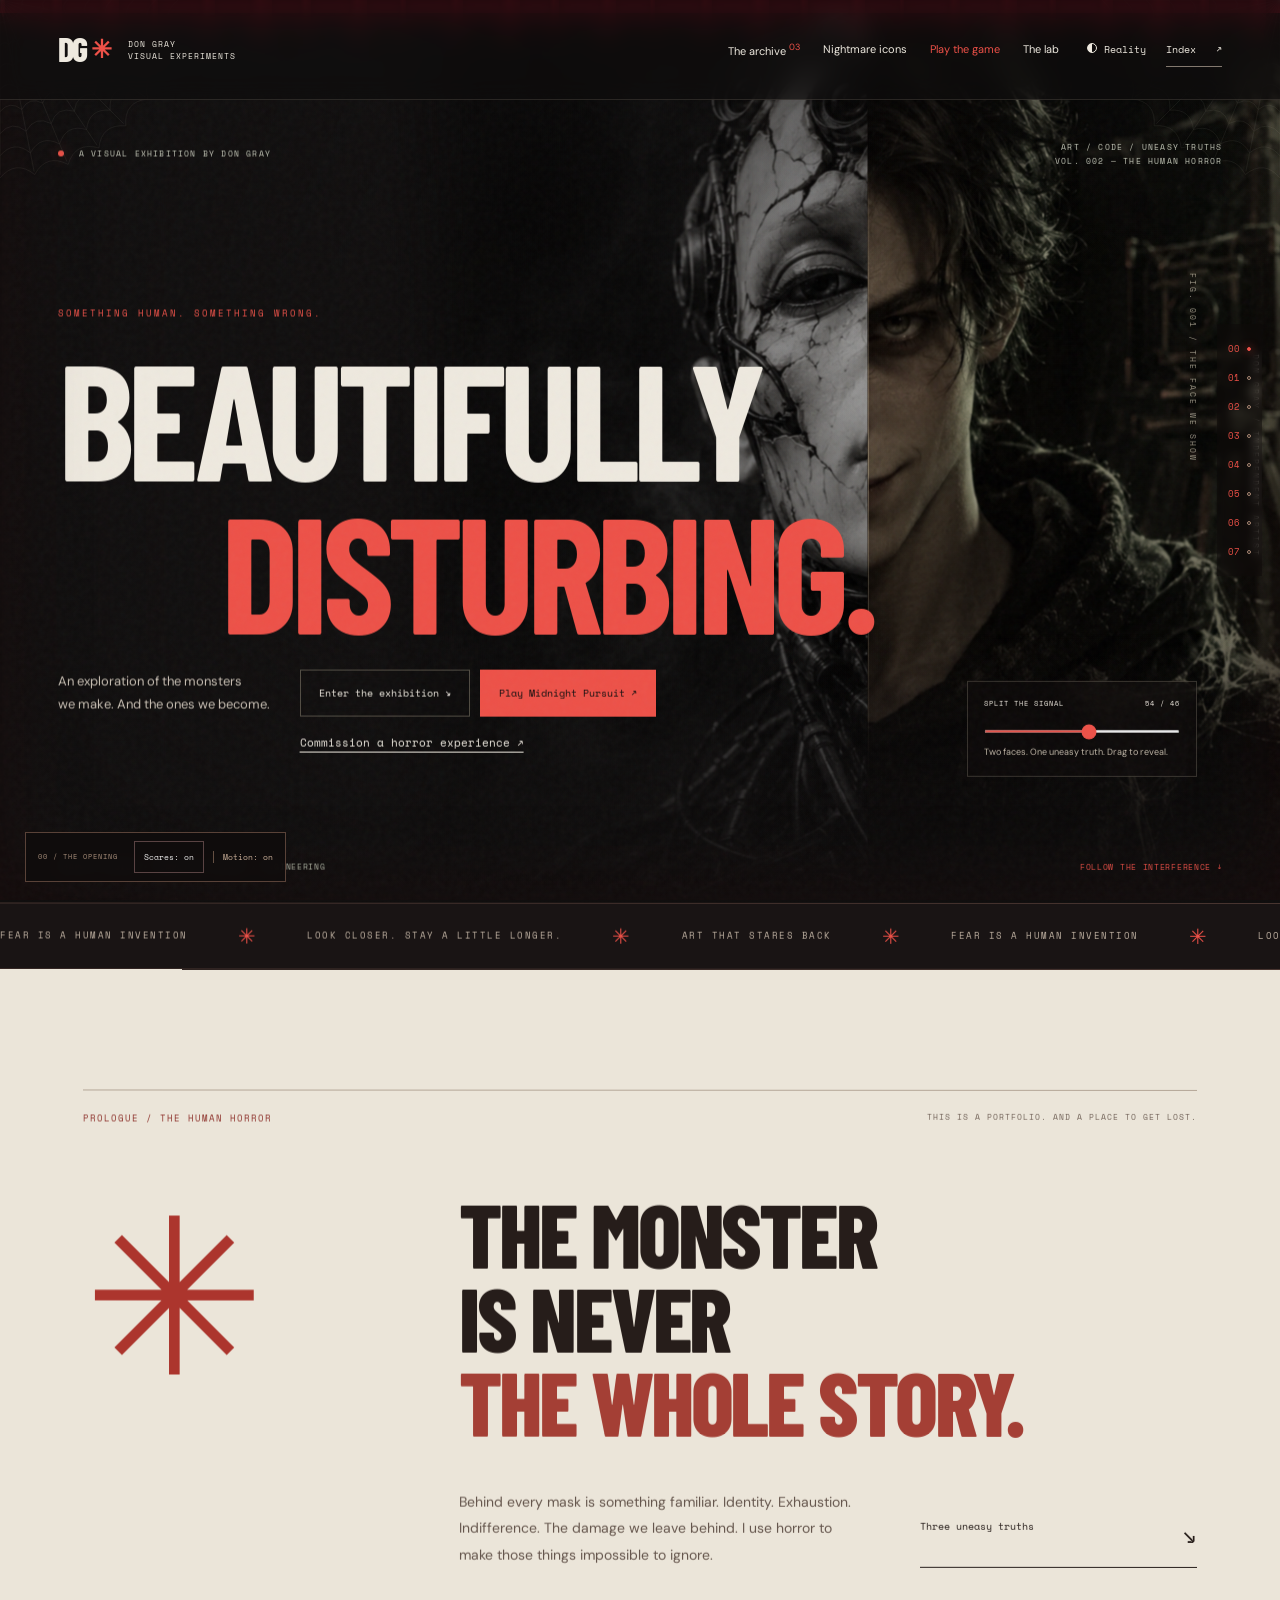
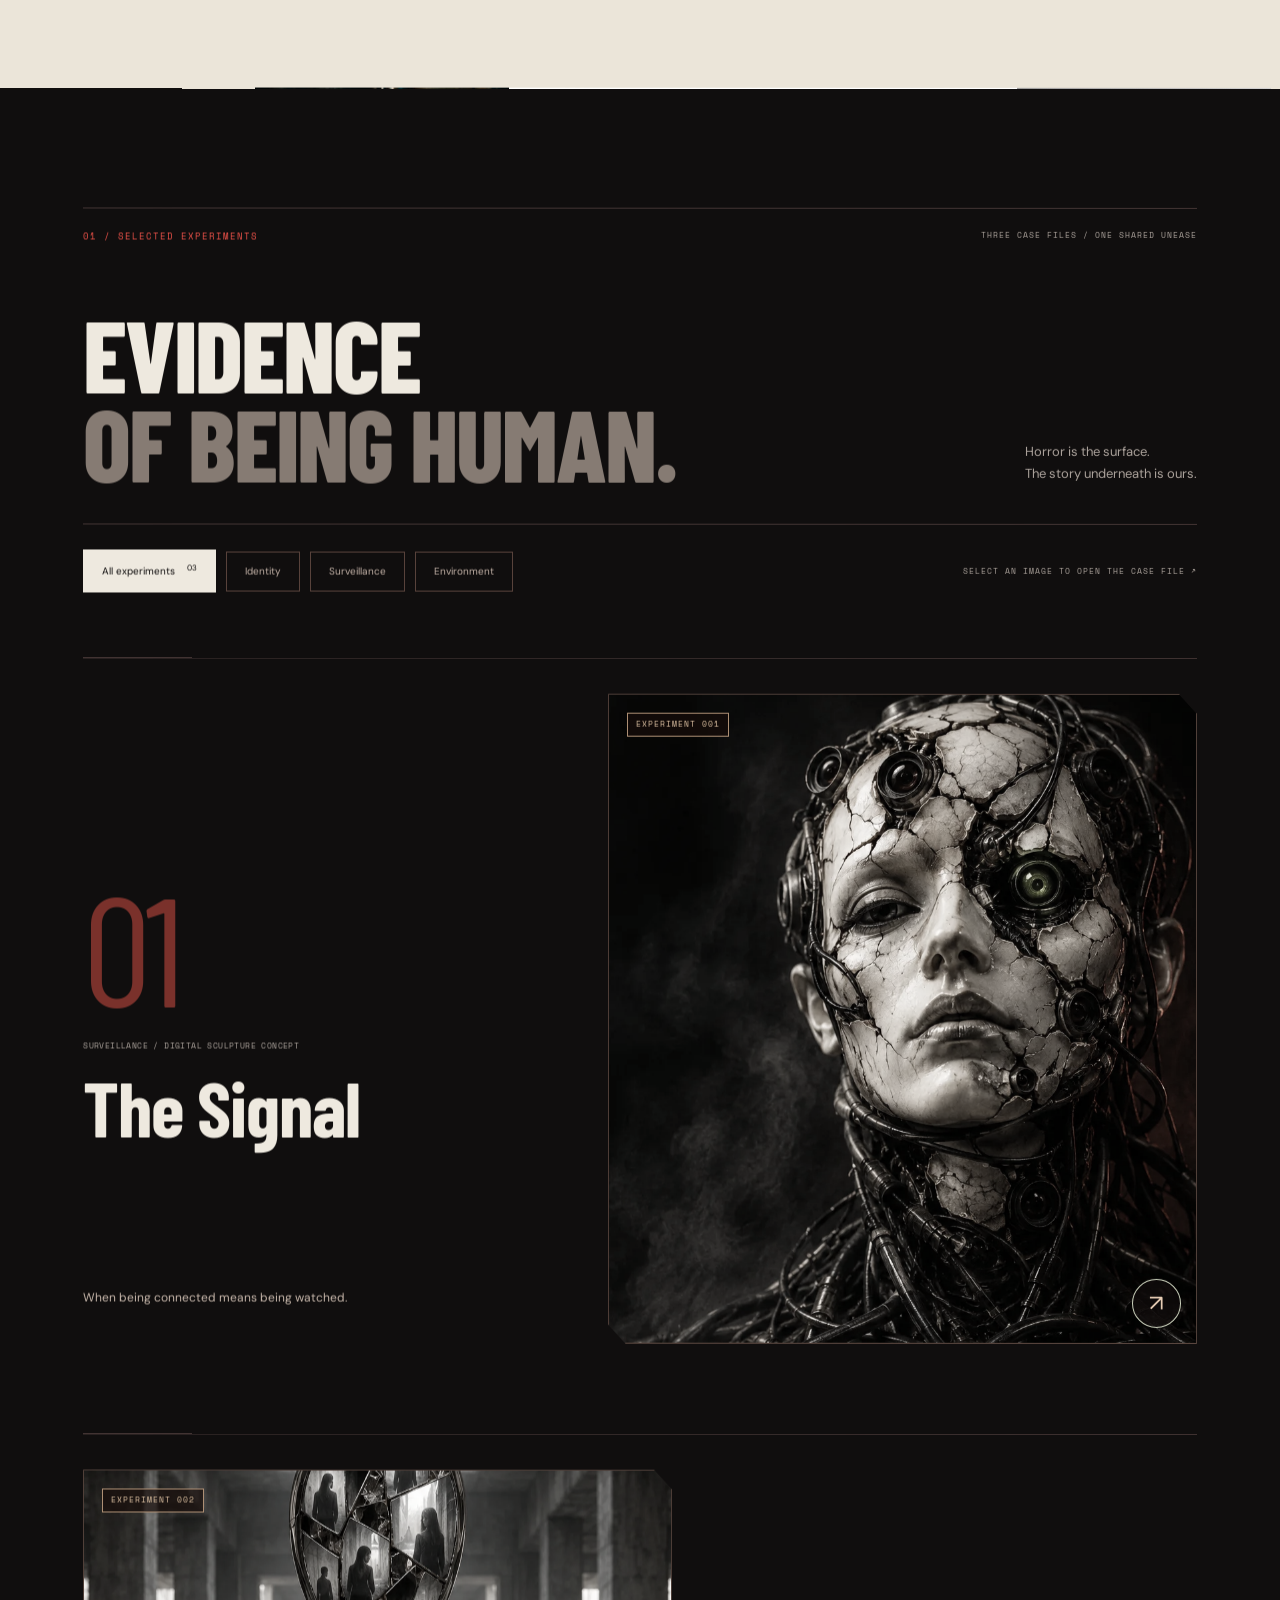
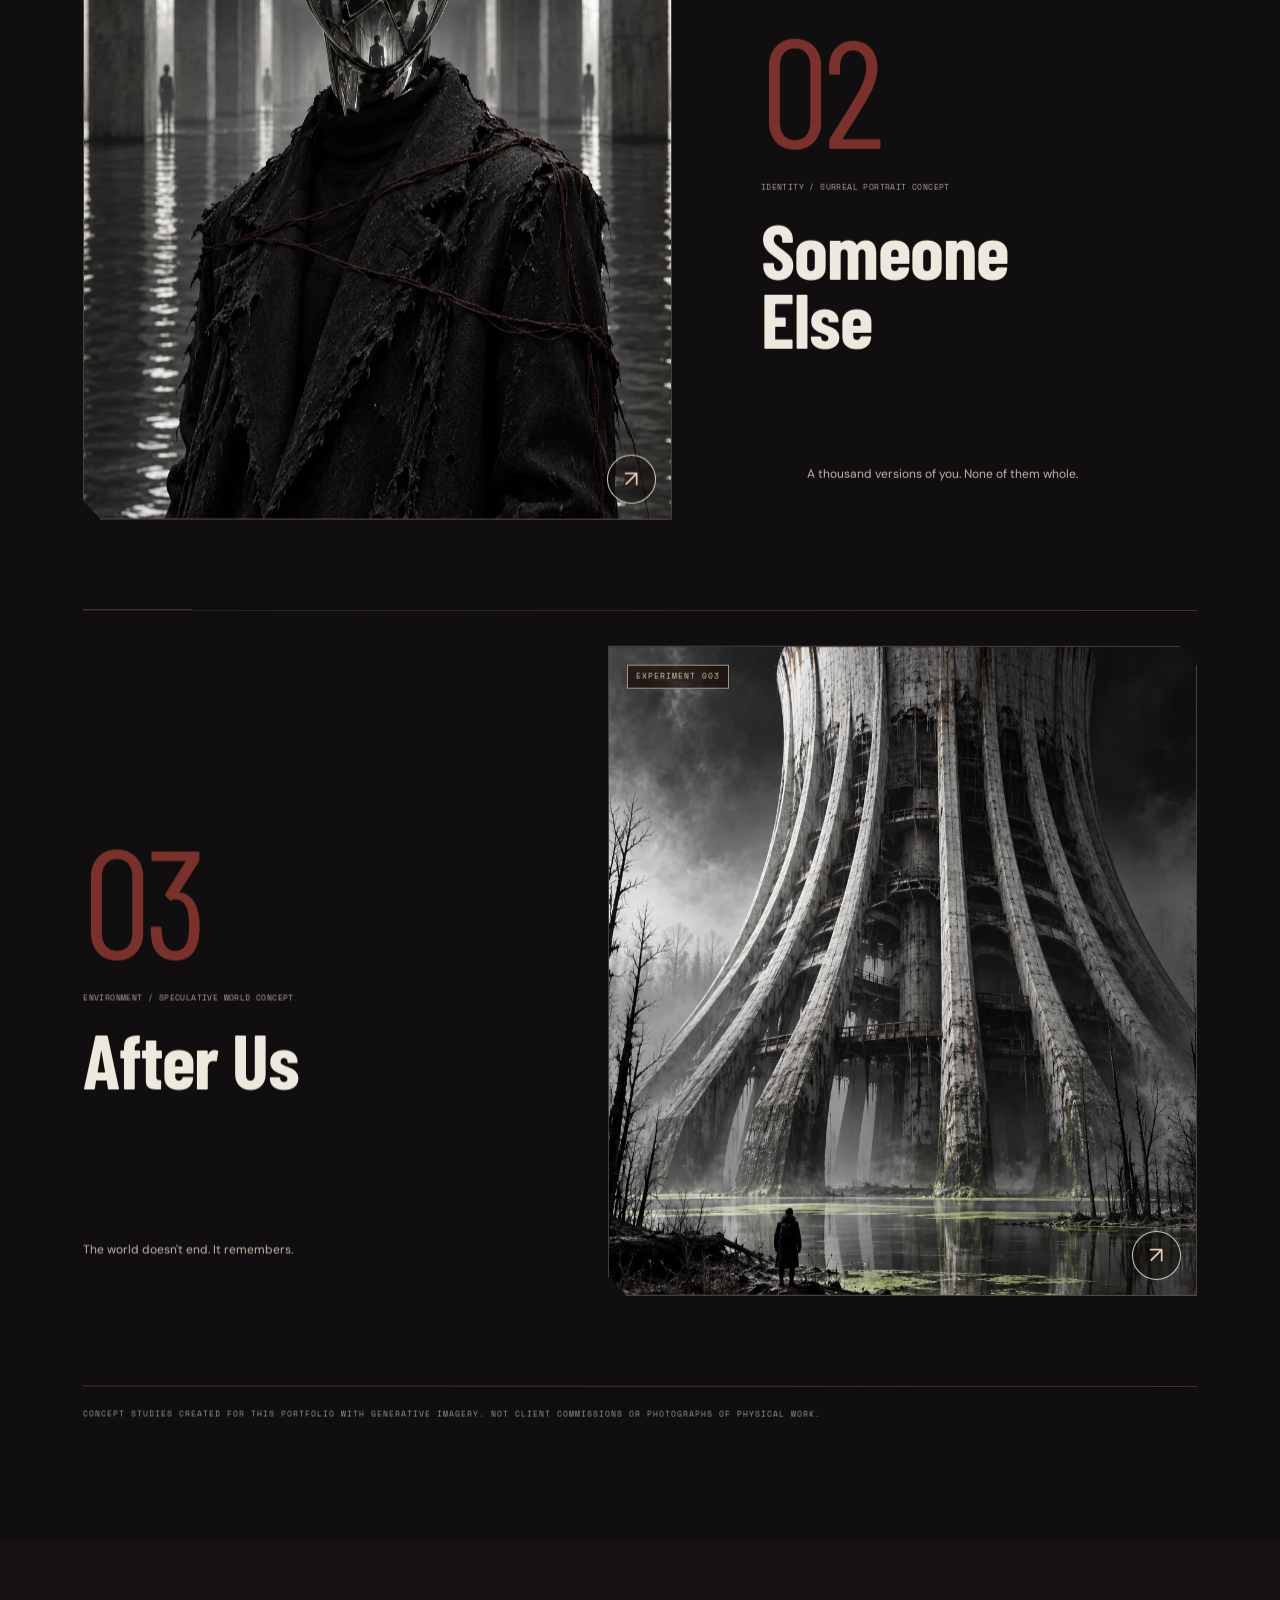
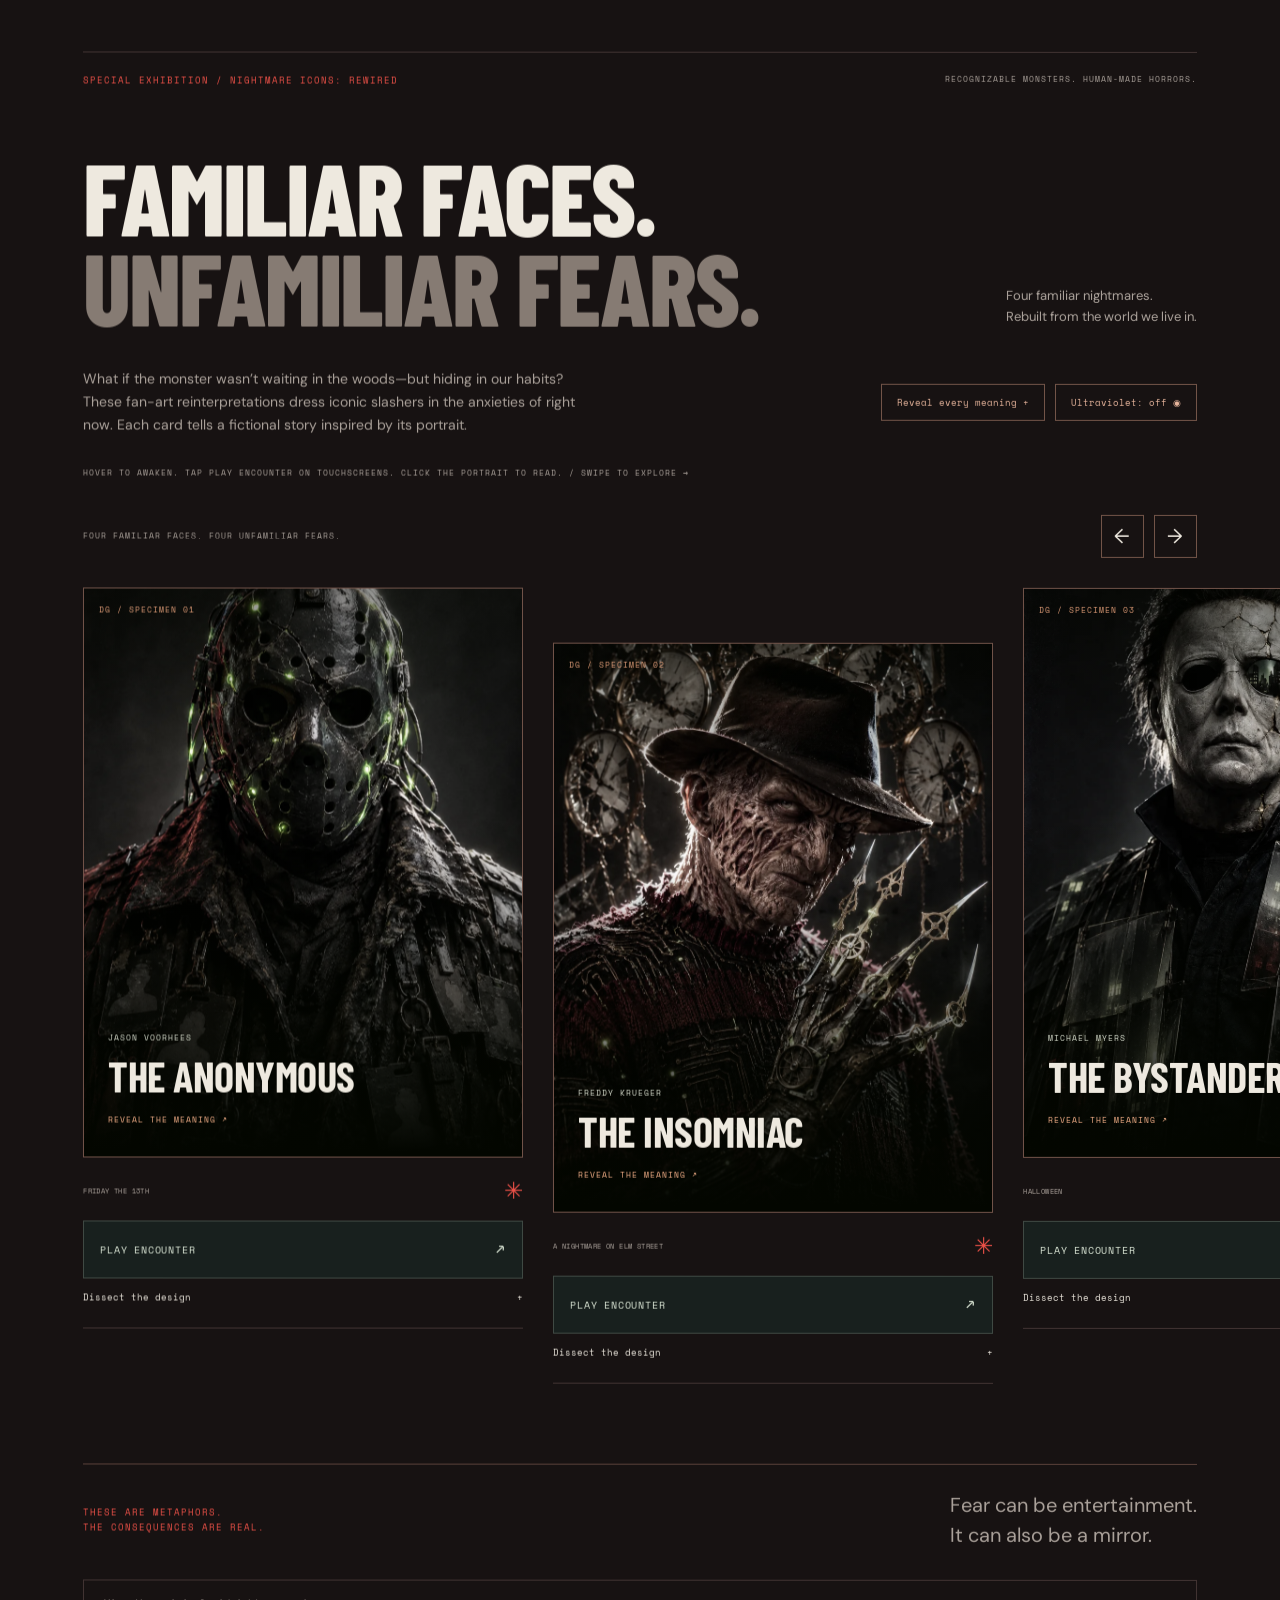
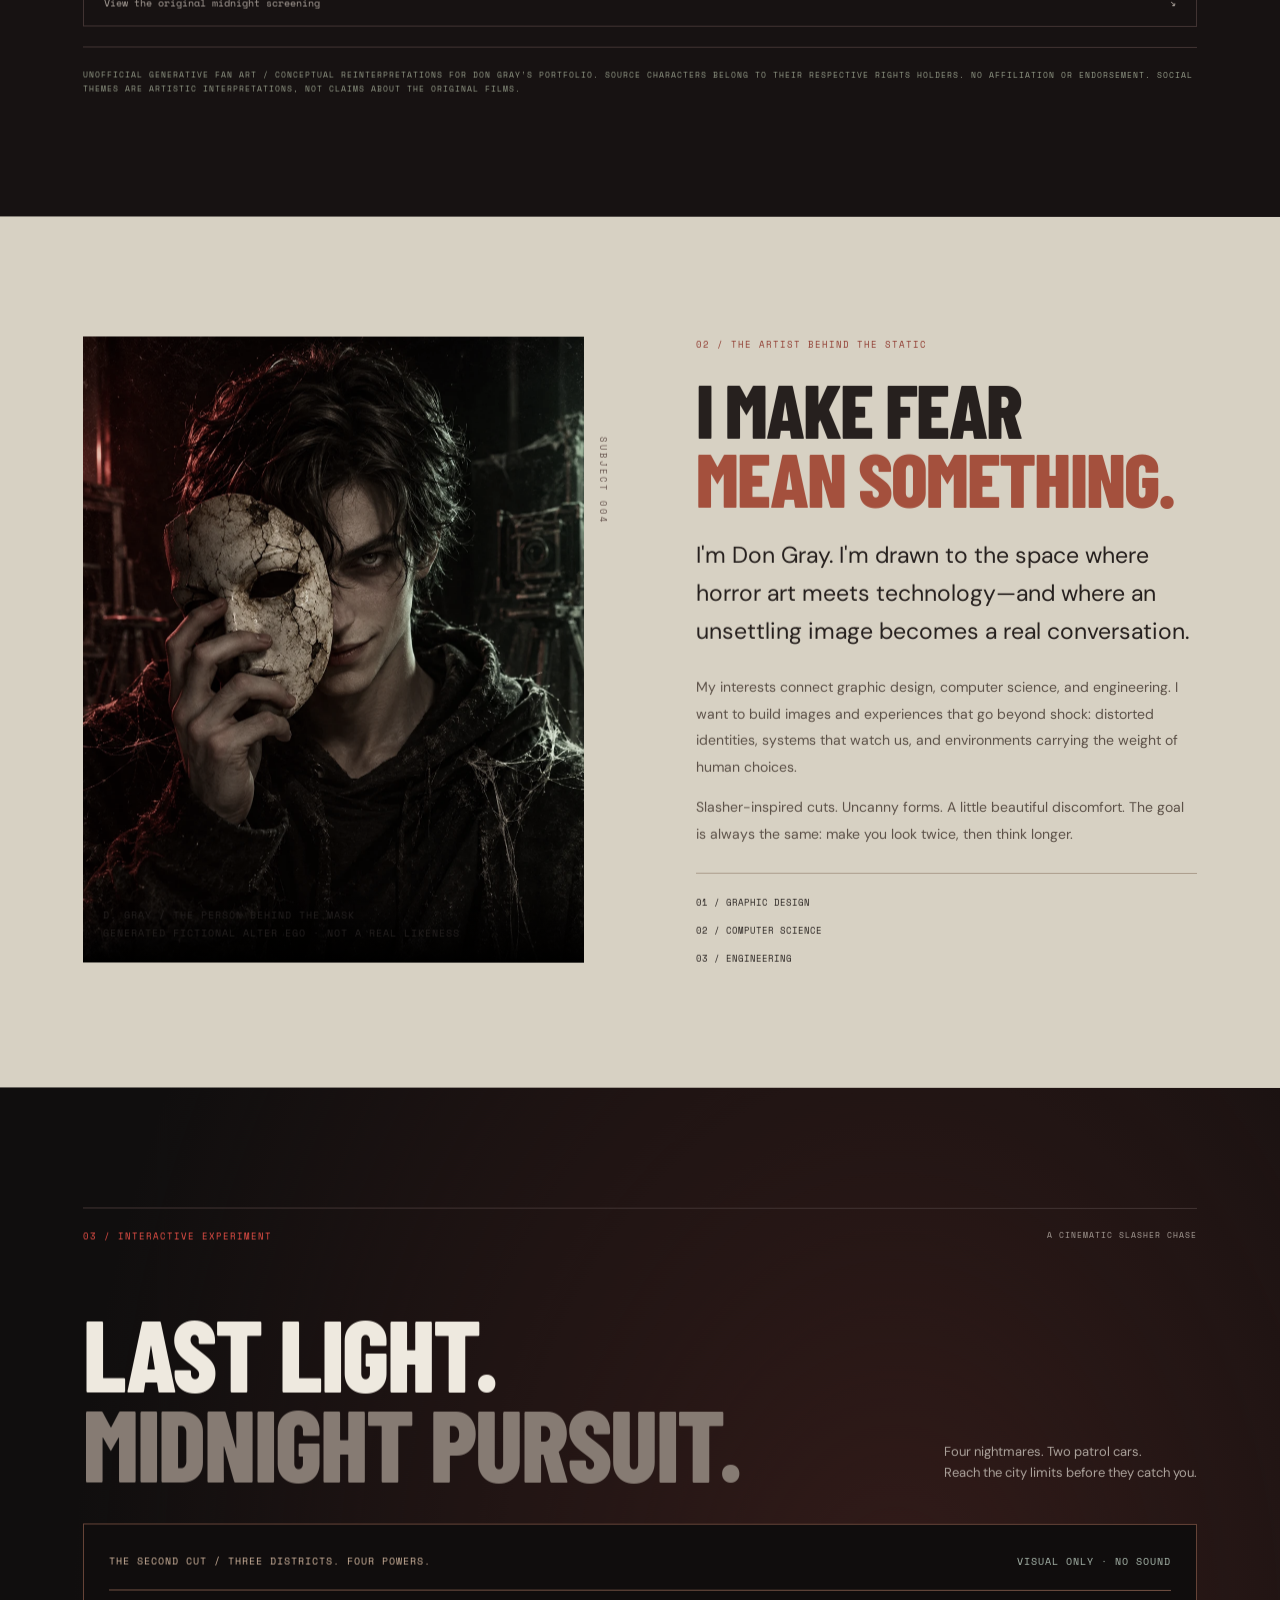
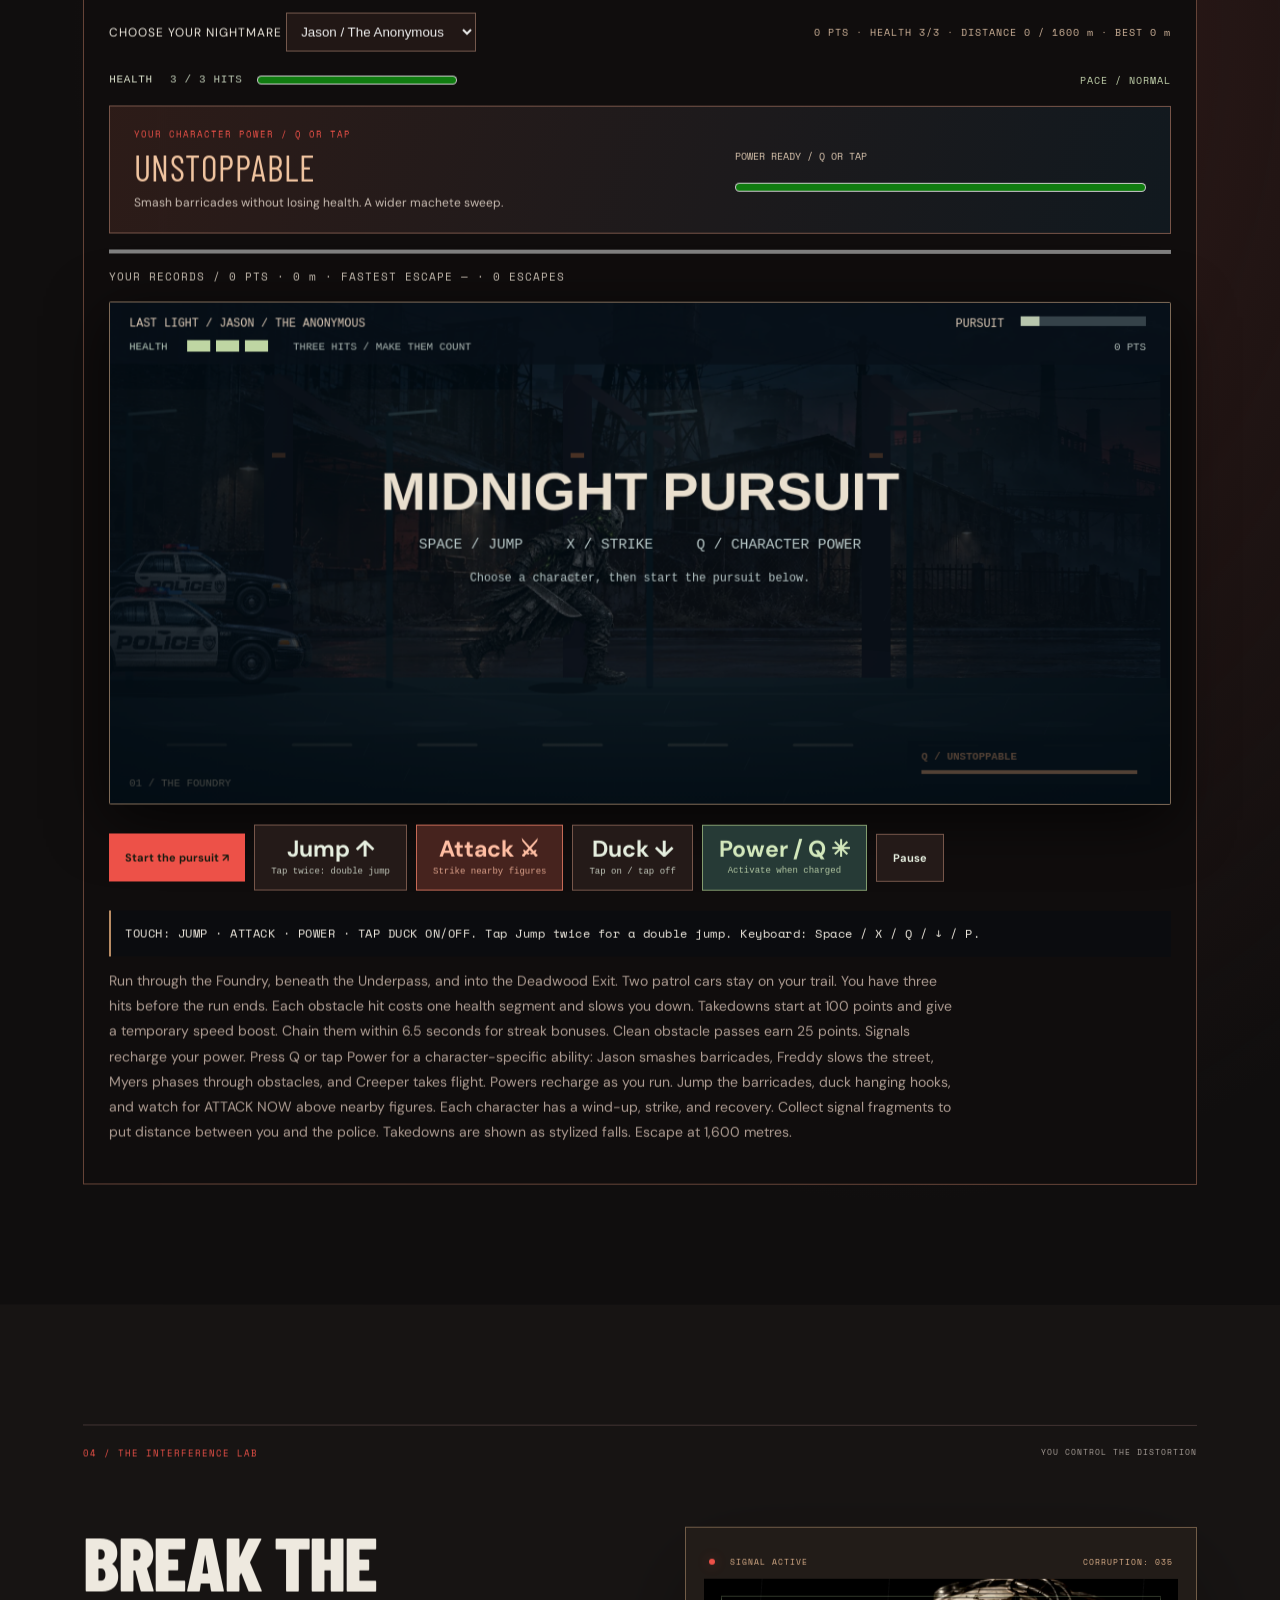
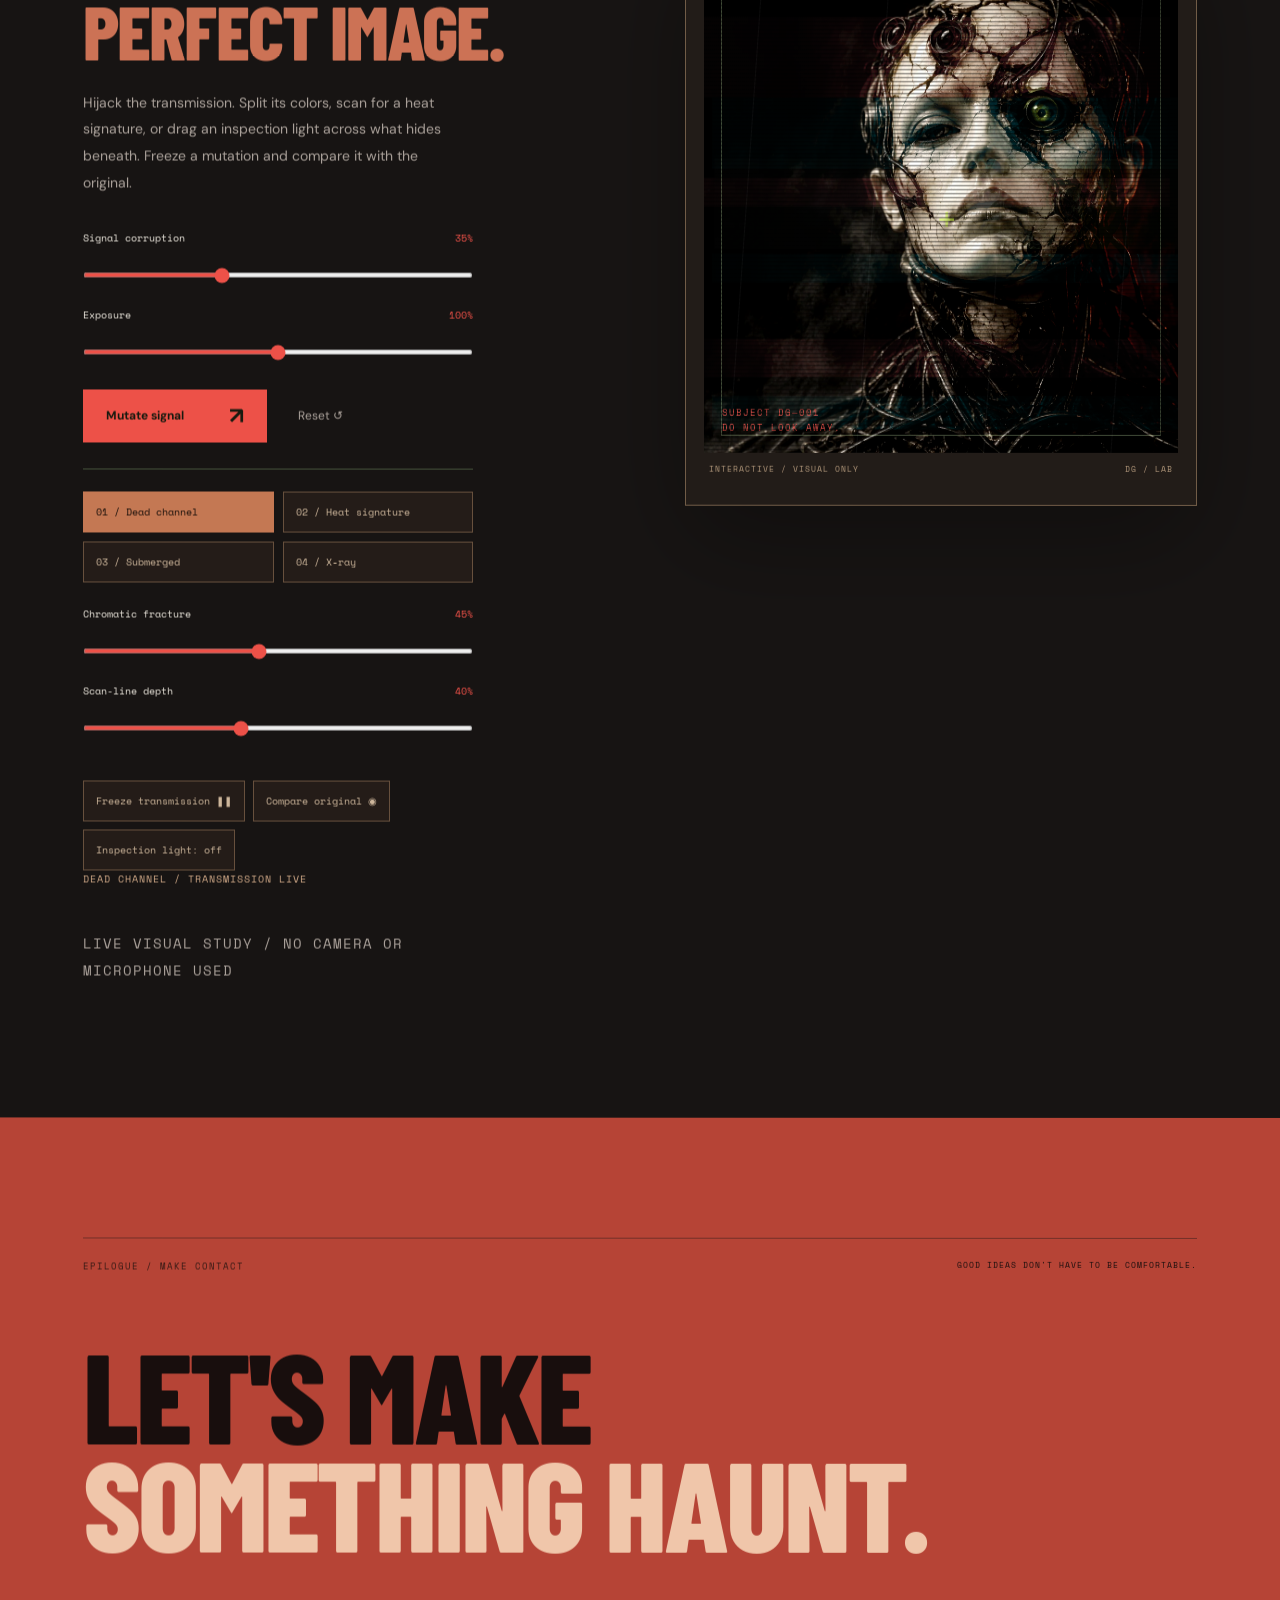
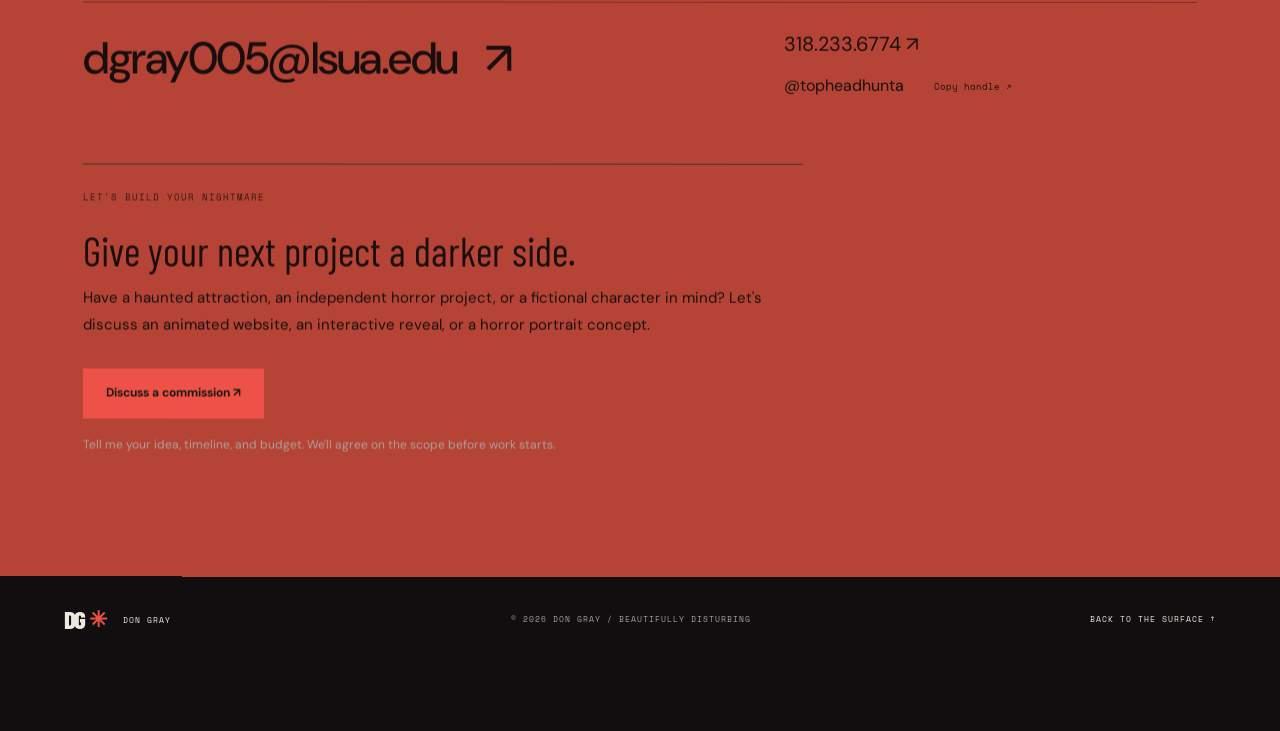
<file: index.html>
<!doctype html>
<html lang="en">
<head>
<meta charset="utf-8"><meta name="viewport" content="width=device-width,initial-scale=1">
<meta name="description" content="Don Gray — horror art, digital experimentation, and uncomfortable truths. Explore a conceptual portfolio at the intersection of graphic design, computer science, and engineering.">
<meta name="theme-color" content="#100e0e"><title>Don Gray — The Human Horror / Visual Exhibition</title>
<link rel="icon" href="assets/icon.svg" type="image/svg+xml"><link rel="stylesheet" href="styles.css"><script src="script.js" defer></script><link rel="stylesheet" href="haunt.css"><script src="scare-scenes.js" defer></script><link rel="stylesheet" href="cinematic-scares.css"><script src="cinematic-scares.js" defer></script><link rel="stylesheet" href="action-scares.css"><script src="action-atlas.js" defer></script><script src="action-timelines.js" defer></script><script src="action-scares.js" defer></script><script src="haunt.js" defer></script><link rel="stylesheet" href="pursuit.css"><script src="pursuit-atlas.js" defer></script><script src="pursuit.js" defer></script><link rel="stylesheet" href="lab-effects.css"><script src="lab-effects.js" defer></script><link rel="stylesheet" href="scroll-haunt.css"><script src="scroll-haunt.js" defer></script>
<link rel="stylesheet" href="exhibition.css"><script src="exhibition.js" defer></script>
<link rel="preload" as="image" href="assets/action-jason.webp"><link rel="preload" as="image" href="assets/action-freddy.webp"><link rel="preload" as="image" href="assets/action-myers.webp"><link rel="preload" as="image" href="assets/action-creeper.webp"><link rel="preload" as="image" href="assets/action-environments.webp"><link rel="preload" as="image" href="assets/action-lower-bodies.webp"><meta property="og:type" content="website"><meta property="og:title" content="Don Gray — Enter the Human Horror"><meta property="og:description" content="Explore the exhibition. Survive Midnight Pursuit. Make something haunt."><meta property="og:url" content="https://tallnakeddzebra.uk/"><meta property="og:image" content="https://tallnakeddzebra.uk/assets/artist-alter-ego.webp"><meta name="twitter:card" content="summary_large_image">
<link rel="stylesheet" href="next-chapter.css"><script src="pursuit-records.js" defer></script><script src="next-chapter.js" defer></script></head>
<body><div id="screen-haunt" aria-hidden="true"></div>
<a class="skip" href="#main">Skip to content</a>
<div class="exhibition-progress" aria-hidden="true"><i></i></div><header><a class="brand" href="#home" aria-label="Don Gray home">DG<span class="brand-cross">✳</span><small>DON GRAY<br>VISUAL EXPERIMENTS</small></a><nav aria-label="Main navigation"><a href="#work">The archive <span>03</span></a><a href="#icons">Nightmare icons</a><a href="#about">The artist</a><a href="#projects">Play the game</a><a href="#lab">The lab</a><a class="nav-contact" href="#contact">Make contact ↗</a></nav><div class="exhibition-header-tools"><button id="perception-toggle" aria-pressed="false" title="Change the exhibition’s visual perception"><span class="perception-dot" aria-hidden="true"></span><span id="perception-label">Reality</span></button><button id="index-open" aria-haspopup="dialog">Index <span>↗</span></button></div><button class="menu" aria-expanded="false" aria-controls="mobile-nav">Menu +</button></header>
<div id="mobile-nav" hidden><a href="#work">The archive</a><a href="#icons">Nightmare icons</a><a href="#about">The artist</a><a href="#projects">Play the game</a><a href="#lab">The lab</a><a href="#contact">Make contact</a></div>
<main id="main">
<section class="hero" id="home" aria-labelledby="exhibition-title">
<div class="hero-reveal-stage"><img class="hero-image" src="assets/signal.webp" alt="A fractured porcelain face watched by a single green lens" fetchpriority="high"><div class="hero-other"><img src="assets/artist-alter-ego.webp" alt="A fictional artist behind a broken mask, revealed by splitting the signal"></div><div class="hero-light" aria-hidden="true"></div><div class="hero-split-line" aria-hidden="true"></div><span class="hero-subject mono">FIG. 001 / THE FACE WE SHOW</span></div><div class="hero-shade"></div>
<div class="hero-top mono"><span><i class="dot"></i> A VISUAL EXHIBITION BY DON GRAY</span><span>ART / CODE / UNEASY TRUTHS<br>VOL. 002 — THE HUMAN HORROR</span></div>
<div class="hero-copy"><p class="eyebrow">SOMETHING HUMAN. SOMETHING WRONG.</p><h1 id="exhibition-title"><span class="title-mask"><span>BEAUTIFULLY</span></span><em class="title-mask"><span>DISTURBING.</span></em></h1><div class="hero-intro-row"><p class="intro">An exploration of the monsters<br>we make. And the ones we become.</p><div class="entry-paths"><a class="button acid" href="#manifesto">Enter the exhibition ↘</a><a class="button entry-play" href="#projects">Play Midnight Pursuit ↗</a><a class="entry-commission" href="#contact">Commission a horror experience ↗</a></div></div></div>
<div class="exposure-console"><div class="mono"><span>SPLIT THE SIGNAL</span><output id="hero-split-value">54 / 46</output></div><label class="sr-only" for="hero-split">Reveal the hidden artist portrait</label><input id="hero-split" type="range" min="0" max="100" value="54"><p>Two faces. One uneasy truth. Drag to reveal.</p></div>
<div class="hero-bottom mono"><span>GRAPHIC DESIGN × COMPUTER SCIENCE × ENGINEERING</span><a href="#manifesto">FOLLOW THE INTERFERENCE ↓</a></div><span class="hero-vertical mono" aria-hidden="true">DON GRAY / INDEPENDENT ARTIST</span>
</section>
<div class="ticker" aria-hidden="true"><div class="ticker-track"><span>FEAR IS A HUMAN INVENTION</span><b>✳</b><span>LOOK CLOSER. STAY A LITTLE LONGER.</span><b>✳</b><span>ART THAT STARES BACK</span><b>✳</b><span>FEAR IS A HUMAN INVENTION</span><b>✳</b><span>LOOK CLOSER. STAY A LITTLE LONGER.</span><b>✳</b><span>ART THAT STARES BACK</span><b>✳</b></div></div>
<section class="manifesto section" id="manifesto" aria-labelledby="manifesto-title"><div class="section-top"><p class="eyebrow">PROLOGUE / THE HUMAN HORROR</p><span class="mono muted">THIS IS A PORTFOLIO. AND A PLACE TO GET LOST.</span></div><div class="manifesto-grid"><span class="manifesto-symbol" aria-hidden="true">✳</span><div><h2 id="manifesto-title" class="reveal-block">THE MONSTER<br>IS NEVER<br><em>THE WHOLE STORY.</em></h2><div class="manifesto-bottom"><p>Behind every mask is something familiar. Identity. Exhaustion. Indifference. The damage we leave behind. I use horror to make those things impossible to ignore.</p><a href="#work" class="text-link">Three uneasy truths <span>↘</span></a></div></div></div></section>
<section class="archive section" id="work"><div class="section-top"><p class="eyebrow">01 / SELECTED EXPERIMENTS</p><span class="mono muted">THREE CASE FILES / ONE SHARED UNEASE</span></div><div class="title-row"><h2>EVIDENCE<br><span>OF BEING HUMAN.</span></h2><p>Horror is the surface.<br>The story underneath is ours.</p></div><div class="filter-row" role="group" aria-label="Filter artwork"><button class="filter active" data-filter="all" aria-pressed="true">All experiments <sup>03</sup></button><button class="filter" data-filter="identity" aria-pressed="false">Identity</button><button class="filter" data-filter="surveillance" aria-pressed="false">Surveillance</button><button class="filter" data-filter="environment" aria-pressed="false">Environment</button><span class="mono archive-hint">SELECT AN IMAGE TO OPEN THE CASE FILE ↗</span></div><p id="filter-status" class="sr-only" aria-live="polite">Showing all 3 artworks.</p>
<div class="gallery exhibition-cases">
<article class="art-card" data-category="surveillance"><button class="art-open" data-art="0" aria-label="Open The Signal case file"><div class="art-image"><img src="assets/signal.webp" alt="Porcelain head fractured by black surveillance cables" loading="lazy"><span class="image-tag mono">EXPERIMENT 001</span><span class="open-icon">↗</span><div class="hover-label">OPEN CASE FILE</div></div><div class="art-info"><div><p class="eyebrow">SURVEILLANCE / DIGITAL SCULPTURE CONCEPT</p><h3>The Signal</h3></div><span class="art-no">01</span></div></button><p class="art-desc">When being connected means being watched.</p></article>
<article class="art-card" data-category="identity"><button class="art-open" data-art="1" aria-label="Open Someone Else case file"><div class="art-image"><img src="assets/identity.webp" alt="A faceless figure with a fractured mirror face in a flooded concrete corridor" loading="lazy"><span class="image-tag mono">EXPERIMENT 002</span><span class="open-icon">↗</span><div class="hover-label">OPEN CASE FILE</div></div><div class="art-info"><div><p class="eyebrow">IDENTITY / SURREAL PORTRAIT CONCEPT</p><h3>Someone Else</h3></div><span class="art-no">02</span></div></button><p class="art-desc">A thousand versions of you. None of them whole.</p></article>
<article class="art-card" data-category="environment"><button class="art-open" data-art="2" aria-label="Open After Us case file"><div class="art-image"><img src="assets/aftermath.webp" alt="A ribcage-like industrial ruin emerging from dark water beneath a foggy sky" loading="lazy"><span class="image-tag mono">EXPERIMENT 003</span><span class="open-icon">↗</span><div class="hover-label">OPEN CASE FILE</div></div><div class="art-info"><div><p class="eyebrow">ENVIRONMENT / SPECULATIVE WORLD CONCEPT</p><h3>After Us</h3></div><span class="art-no">03</span></div></button><p class="art-desc">The world doesn't end. It remembers.</p></article>
</div><p class="collection-note mono">CONCEPT STUDIES CREATED FOR THIS PORTFOLIO WITH GENERATIVE IMAGERY. NOT CLIENT COMMISSIONS OR PHOTOGRAPHS OF PHYSICAL WORK.</p></section>
<section class="icons section rewired" id="icons"><div class="section-top"><p class="eyebrow">SPECIAL EXHIBITION / NIGHTMARE ICONS: REWIRED</p><span class="mono muted">RECOGNIZABLE MONSTERS. HUMAN-MADE HORRORS.</span></div><div class="title-row"><h2>FAMILIAR FACES.<br><span>UNFAMILIAR FEARS.</span></h2><p>Four familiar nightmares.<br>Rebuilt from the world we live in.</p></div><div class="exhibit-intro"><p>What if the monster wasn’t waiting in the woods—but hiding in our habits? These fan-art reinterpretations dress iconic slashers in the anxieties of right now. Each card tells a fictional story inspired by its portrait.</p><div class="exhibit-tools"><button id="reveal-all" aria-pressed="false">Reveal every meaning +</button><button id="uv-toggle" aria-pressed="false">Ultraviolet: off ◉</button></div></div><p class="mono exhibit-instruction">HOVER TO AWAKEN. TAP PLAY ENCOUNTER ON TOUCHSCREENS. CLICK THE PORTRAIT TO READ. / SWIPE TO EXPLORE →</p><div class="filmstrip-tools"><span class="mono">FOUR FAMILIAR FACES. FOUR UNFAMILIAR FEARS.</span><div><button id="filmstrip-prev" aria-label="Previous character">←</button><button id="filmstrip-next" aria-label="Next character">→</button></div></div><div class="rewired-grid" id="character-filmstrip" tabindex="0" aria-label="Character exhibition. Scroll horizontally or use the arrow buttons."><article class="specimen"><button class="specimen-flip" data-specimen="01" aria-expanded="false" aria-controls="meaning-01" aria-label="Reveal the meaning of The Anonymous, a Jason Voorhees reinterpretation"><span class="specimen-rotator"><span class="specimen-front"><img src="assets/jason-rewired.webp" alt="The black hockey mask is split by green-lit cables. Blank silhouette badges hang like trophies across his coat. The image connects hidden identity to a question: who answers for the damage when everyone can wear another face?" loading="lazy"><span class="specimen-grain" aria-hidden="true"></span><span class="specimen-index mono">DG / SPECIMEN 01</span><span class="specimen-front-copy"><span class="mono">JASON VOORHEES</span><strong>THE ANONYMOUS</strong><span class="specimen-prompt mono">REVEAL THE MEANING ↗</span></span></span><span class="specimen-back" id="meaning-01" aria-hidden="true"><span class="mono specimen-theme">ANONYMITY / ACCOUNTABILITY</span><strong class="specimen-quote">A mask is easy.<br>Accountability isn’t.</strong><span class="specimen-meaning">Every badge on his coat belongs to someone who disappeared behind a screen. Green signals travel through his cracked mask, keeping their borrowed identities alive. He has collected so many faces that he no longer remembers his own. A nightmare about anonymity becoming a hiding place for harm.</span><span class="specimen-return mono">TURN BACK ↶</span></span></span></button><div class="specimen-label"><span class="mono">FRIDAY THE 13TH</span><span aria-hidden="true">✳</span></div><details class="design-notes"><summary>Dissect the design <span>+</span></summary><p>The black hockey mask is split by green-lit cables. Blank silhouette badges hang like trophies across his coat. The image connects hidden identity to a question: who answers for the damage when everyone can wear another face?</p></details></article><article class="specimen"><button class="specimen-flip" data-specimen="02" aria-expanded="false" aria-controls="meaning-02" aria-label="Reveal the meaning of The Insomniac, a Freddy Krueger reinterpretation"><span class="specimen-rotator"><span class="specimen-front"><img src="assets/freddy-rewired.webp" alt="Broken clock faces form a halo behind his fedora. Ornate clock hands replace the familiar blades; circuitry runs through the red-and-black knit. Time and connection become physical pressures, turning the portrait into an image of exhaustion." loading="lazy"><span class="specimen-grain" aria-hidden="true"></span><span class="specimen-index mono">DG / SPECIMEN 02</span><span class="specimen-front-copy"><span class="mono">FREDDY KRUEGER</span><strong>THE INSOMNIAC</strong><span class="specimen-prompt mono">REVEAL THE MEANING ↗</span></span></span><span class="specimen-back" id="meaning-02" aria-hidden="true"><span class="mono specimen-theme">BURNOUT / THE ATTENTION ECONOMY</span><strong class="specimen-quote">Even your dreams<br>have a deadline.</strong><span class="specimen-meaning">The clocks behind him shattered when the world stopped sleeping. Now their hands grow from his glove, counting the minutes people trade for one more task, one more scroll. His sweater has become a circuit: always connected, never at rest. A nightmare built from burnout.</span><span class="specimen-return mono">TURN BACK ↶</span></span></span></button><div class="specimen-label"><span class="mono">A NIGHTMARE ON ELM STREET</span><span aria-hidden="true">✳</span></div><details class="design-notes"><summary>Dissect the design <span>+</span></summary><p>Broken clock faces form a halo behind his fedora. Ornate clock hands replace the familiar blades; circuitry runs through the red-and-black knit. Time and connection become physical pressures, turning the portrait into an image of exhaustion.</p></details></article><article class="specimen"><button class="specimen-flip" data-specimen="03" aria-expanded="false" aria-controls="meaning-03" aria-label="Reveal the meaning of The Bystander, a Michael Myers reinterpretation"><span class="specimen-rotator"><span class="specimen-front"><img src="assets/myers-rewired.webp" alt="A city glints inside one eye of the cracked white mask. Reflective panes overlap across the coveralls like armor, showing buildings but no human connection. The contrast between all that reflected life and the unreadable face gives the story its emotional distance." loading="lazy"><span class="specimen-grain" aria-hidden="true"></span><span class="specimen-index mono">DG / SPECIMEN 03</span><span class="specimen-front-copy"><span class="mono">MICHAEL MYERS</span><strong>THE BYSTANDER</strong><span class="specimen-prompt mono">REVEAL THE MEANING ↗</span></span></span><span class="specimen-back" id="meaning-03" aria-hidden="true"><span class="mono specimen-theme">DESENSITIZATION / COLLECTIVE EMPATHY</span><strong class="specimen-quote">We saw everything.<br>We felt nothing.</strong><span class="specimen-meaning">He wears a city made of reflections. Every pane on his shoulders holds another window, another life witnessed from a distance. One eye mirrors the skyline; the other stays empty. He sees everything and carries it without expression. A nightmare about witnessing so much that we stop responding.</span><span class="specimen-return mono">TURN BACK ↶</span></span></span></button><div class="specimen-label"><span class="mono">HALLOWEEN</span><span aria-hidden="true">✳</span></div><details class="design-notes"><summary>Dissect the design <span>+</span></summary><p>A city glints inside one eye of the cracked white mask. Reflective panes overlap across the coveralls like armor, showing buildings but no human connection. The contrast between all that reflected life and the unreadable face gives the story its emotional distance.</p></details></article><article class="specimen"><button class="specimen-flip" data-specimen="04" aria-expanded="false" aria-controls="meaning-04" aria-label="Reveal the meaning of The Consumer, a The Creeper reinterpretation"><span class="specimen-rotator"><span class="specimen-front"><img src="assets/creeper-rewired.webp" alt="The wide-brimmed hat and heavy coat are patched with rusted panels, pale torn strips, and dark fragments. Green vines cross their surface; smoke fills the background. Decay and new growth coexist, making the environmental theme visible in the costume itself." loading="lazy"><span class="specimen-grain" aria-hidden="true"></span><span class="specimen-index mono">DG / SPECIMEN 04</span><span class="specimen-front-copy"><span class="mono">THE CREEPER</span><strong>THE CONSUMER</strong><span class="specimen-prompt mono">REVEAL THE MEANING ↗</span></span></span><span class="specimen-back" id="meaning-04" aria-hidden="true"><span class="mono specimen-theme">EXPLOITATION / ENVIRONMENTAL COST</span><strong class="specimen-quote">Nothing is enough.<br>Everything is fuel.</strong><span class="specimen-meaning">He builds his coat from whatever the city throws away: corroded plates, torn strips, broken fragments. With every discarded thing, he grows harder to recognize beneath it. Vines push through the seams while smoke rises behind him. A nightmare about consumption leaving a body the planet must carry.</span><span class="specimen-return mono">TURN BACK ↶</span></span></span></button><div class="specimen-label"><span class="mono">JEEPERS CREEPERS</span><span aria-hidden="true">✳</span></div><details class="design-notes"><summary>Dissect the design <span>+</span></summary><p>The wide-brimmed hat and heavy coat are patched with rusted panels, pale torn strips, and dark fragments. Green vines cross their surface; smoke fills the background. Decay and new growth coexist, making the environmental theme visible in the costume itself.</p></details></article></div><div class="exhibit-end"><span class="mono">THESE ARE METAPHORS.<br>THE CONSEQUENCES ARE REAL.</span><p>Fear can be entertainment.<br>It can also be a mirror.</p></div><details class="original-study"><summary>View the original midnight screening <span>↘</span></summary><img src="assets/nightmare-icons.webp" alt="Original generative ensemble fan art of Jason, Freddy, Michael Myers, and the Creeper in an abandoned theater" loading="lazy"></details><p class="collection-note mono">UNOFFICIAL GENERATIVE FAN ART / CONCEPTUAL REINTERPRETATIONS FOR DON GRAY’S PORTFOLIO. SOURCE CHARACTERS BELONG TO THEIR RESPECTIVE RIGHTS HOLDERS. NO AFFILIATION OR ENDORSEMENT. SOCIAL THEMES ARE ARTISTIC INTERPRETATIONS, NOT CLAIMS ABOUT THE ORIGINAL FILMS.</p></section>
<section class="about section" id="about"><figure class="artist-portrait" tabindex="0" role="button" aria-label="Awaken the fictional artist portrait"><img src="assets/artist-alter-ego.webp" alt="Fictional horror alter ego of Don Gray, half hidden behind a cracked ivory mask"><figcaption class="mono">D. GRAY / THE PERSON BEHIND THE MASK<br>GENERATED FICTIONAL ALTER EGO · NOT A REAL LIKENESS</figcaption></figure><div class="about-copy"><p class="eyebrow">02 / THE ARTIST BEHIND THE STATIC</p><h2>I MAKE FEAR<br><em>MEAN SOMETHING.</em></h2><p class="large-copy">I'm Don Gray. I'm drawn to the space where horror art meets technology—and where an unsettling image becomes a real conversation.</p><p>My interests connect graphic design, computer science, and engineering. I want to build images and experiences that go beyond shock: distorted identities, systems that watch us, and environments carrying the weight of human choices.</p><p>Slasher-inspired cuts. Uncanny forms. A little beautiful discomfort. The goal is always the same: make you look twice, then think longer.</p><div class="discipline"><span>01 / GRAPHIC DESIGN</span><span>02 / COMPUTER SCIENCE</span><span>03 / ENGINEERING</span></div></div></section>
<section class="section" id="projects"><div class="section-top"><p class="eyebrow">03 / INTERACTIVE EXPERIMENT</p><span class="mono muted">A CINEMATIC SLASHER CHASE</span></div><div class="title-row"><h2>LAST LIGHT.<br><span>MIDNIGHT PURSUIT.</span></h2><p>Four nightmares. Two patrol cars.<br>Reach the city limits before they catch you.</p></div><div class="game-shell"><div class="pursuit-edition mono"><span>THE SECOND CUT / THREE DISTRICTS. FOUR POWERS.</span><span>VISUAL ONLY · NO SOUND</span></div><div class="game-toolbar"><label>Choose your nightmare <select id="runner-character"><option value="0">Jason / The Anonymous</option><option value="1">Freddy / The Insomniac</option><option value="2">Myers / The Bystander</option><option value="3">Creeper / The Consumer</option></select></label><span class="mono" id="runner-score" role="status">DISTANCE 0 / 1600 m · TAKEDOWNS 0</span></div><div class="game-vitals"><label for="runner-health">HEALTH <span id="runner-health-text">3 / 3 HITS</span></label><meter id="runner-health" min="0" max="3" value="3" low="1" high="2" optimum="3" aria-valuetext="3 hits remaining">3 of 3</meter><span class="mono" id="runner-speed">PACE / NORMAL</span></div><div class="power-profile"><div><p class="eyebrow">YOUR CHARACTER POWER / Q OR TAP</p><h3 id="runner-power-name">UNSTOPPABLE</h3><p id="runner-power-description">Smash barricades without losing health. A wider machete sweep.</p></div><div class="power-charge"><label for="runner-energy" id="runner-power-status">POWER READY / Q OR TAP</label><meter id="runner-energy" min="0" max="100" value="100">100%</meter></div></div><label class="sr-only" for="runner-route">Escape route progress</label><progress id="runner-route" value="0" max="1600">0 / 1600</progress><div class="pursuit-records mono" id="pursuit-records">YOUR RECORDS / Loading…</div><canvas id="runner" width="1100" height="520" tabindex="0" aria-label="Last Light Midnight Pursuit. Space or up arrow jumps and double jumps. X or J attacks nearby adult figures. Down ducks, Q activates your character power, P pauses. Two police cars pursue you. Reach 1600 metres to escape."></canvas><div class="game-actions"><button class="button acid" id="runner-start">Start the pursuit ↗</button><button class="button" id="runner-jump"><span>Jump ↑</span><small>Tap twice: double jump</small></button><button class="button" id="runner-attack"><span>Attack ⚔</span><small>Strike nearby figures</small></button><button class="button" id="runner-duck" aria-pressed="false"><span>Duck ↓</span><small>Tap on / tap off</small></button><button class="button" id="runner-special"><span>Power / Q ✳</span><small>Activate when charged</small></button><button class="button" id="runner-pause">Pause</button></div><p class="mono" id="runner-message" role="status">TOUCH: JUMP · ATTACK · POWER · TAP DUCK ON/OFF. Tap Jump twice for a double jump. Keyboard: Space / X / Q / ↓ / P.</p><section class="run-report" id="run-report" hidden aria-labelledby="run-report-title"><div class="report-heading"><div><p class="eyebrow">MIDNIGHT PURSUIT / YOUR CASE FILE</p><h3 id="run-report-title">The night is over.</h3></div><span class="report-stamp" id="report-rank"></span></div><p id="report-character" class="mono"></p><dl class="report-stats" id="report-stats"></dl><p id="report-record" class="mono"></p><div class="report-actions"><button class="button acid" id="report-retry">Run another night ↗</button><button class="button" id="report-share">Share result ↗</button><button class="button" id="report-download">Save result image ↓</button></div><p id="report-feedback" role="status" class="mono"></p><label id="report-copy-wrap" hidden>Copy your result<textarea id="report-copy" readonly rows="4"></textarea></label><p class="record-note">Records stay in this browser, for each character. No account needed.</p></section><p class="game-note">Run through the Foundry, beneath the Underpass, and into the Deadwood Exit. Two patrol cars stay on your trail. You have three hits before the run ends. Each obstacle hit costs one health segment and slows you down. Takedowns start at 100 points and give a temporary speed boost. Chain them within 6.5 seconds for streak bonuses. Clean obstacle passes earn 25 points. Signals recharge your power. Press Q or tap Power for a character-specific ability: Jason smashes barricades, Freddy slows the street, Myers phases through obstacles, and Creeper takes flight. Powers recharge as you run. Jump the barricades, duck hanging hooks, and watch for ATTACK NOW above nearby figures. Each character has a wind-up, strike, and recovery. Collect signal fragments to put distance between you and the police. Takedowns are shown as stylized falls. Escape at 1,600 metres.</p></div></section><section class="lab section" id="lab"><div class="section-top"><p class="eyebrow">04 / THE INTERFERENCE LAB</p><span class="mono muted">YOU CONTROL THE DISTORTION</span></div><div class="lab-grid"><div><h2>BREAK THE<br><em>PERFECT IMAGE.</em></h2><p>Hijack the transmission. Split its colors, scan for a heat signature, or drag an inspection light across what hides beneath. Freeze a mutation and compare it with the original.</p><div class="controls"><label for="distortion">Signal corruption <output id="distortion-value">35%</output></label><input id="distortion" type="range" min="0" max="100" value="35"><label for="exposure">Exposure <output id="exposure-value">100%</output></label><input id="exposure" type="range" min="50" max="150" value="100"><div class="lab-actions"><button class="button acid" id="randomize">Mutate signal <span>↗</span></button><button class="reset" id="reset">Reset ↺</button></div></div><p class="mono lab-note">LIVE VISUAL STUDY / NO CAMERA OR MICROPHONE USED</p></div><div class="lab-monitor"><div class="monitor-top mono"><span><i class="dot"></i> SIGNAL ACTIVE</span><span id="signal-readout">CORRUPTION: 035</span></div><div class="signal-stage" id="signal-stage"><img src="assets/signal.webp" alt="Interactive version of The Signal with adjustable distortion and exposure"><div class="signal-slice" aria-hidden="true"></div><div class="scanlines" aria-hidden="true"></div><div class="crosshair" aria-hidden="true">+</div><span class="monitor-label mono">SUBJECT DG—001<br>DO NOT LOOK AWAY.</span></div><div class="monitor-bottom mono"><span>INTERACTIVE / VISUAL ONLY</span><span>DG / LAB</span></div></div></div></section>
<section class="contact section" id="contact"><div class="section-top"><p class="eyebrow">EPILOGUE / MAKE CONTACT</p><span class="mono">GOOD IDEAS DON'T HAVE TO BE COMFORTABLE.</span></div><h2>LET'S MAKE<br><em>SOMETHING HAUNT.</em></h2><div class="contact-grid"><a class="email" href="mailto:dgray005@lsua.edu">dgray005@lsua.edu <span>↗</span></a><div><a href="tel:+13182336774">318.233.6774 ↗</a><button id="copy-handle" data-handle="topheadhunta">@topheadhunta <span>Copy handle ↗</span></button><p class="mono" id="copy-status" role="status"></p></div></div><div class="commission-invite"><p class="eyebrow">LET'S BUILD YOUR NIGHTMARE</p><h3>Give your next project a darker side.</h3><p>Have a haunted attraction, an independent horror project, or a fictional character in mind? Let's discuss an animated website, an interactive reveal, or a horror portrait concept.</p><a class="button acid" href="mailto:dgray005@lsua.edu?subject=Horror%20experience%20inquiry">Discuss a commission ↗</a><p class="record-note">Tell me your idea, timeline, and budget. We'll agree on the scope before work starts.</p></div></section>
</main><nav class="chapter-rail" aria-label="Exhibition chapters"><a href="#home" aria-label="Opening" class="active"><span>00</span><i></i></a><a href="#manifesto" aria-label="Prologue"><span>01</span><i></i></a><a href="#work" aria-label="Selected experiments"><span>02</span><i></i></a><a href="#icons" aria-label="Nightmare icons"><span>03</span><i></i></a><a href="#about" aria-label="The artist"><span>04</span><i></i></a><a href="#projects" aria-label="The game"><span>05</span><i></i></a><a href="#lab" aria-label="Interference lab"><span>06</span><i></i></a><a href="#contact" aria-label="Contact"><span>07</span><i></i></a></nav><div class="exhibition-controls" aria-label="Exhibition settings"><span class="mono" id="chapter-readout">00 / THE OPENING</span></div><footer><a class="brand" href="#home">DG<span class="brand-cross">✳</span><small>DON GRAY</small></a><p class="mono">© <span id="year">2026</span> DON GRAY / BEAUTIFULLY DISTURBING</p><button id="scare-toggle" aria-pressed="true">Scares: on</button><button id="motion-toggle" aria-pressed="false">Motion: on</button><a href="#home" class="mono">BACK TO THE SURFACE ↑</a></footer>
<dialog id="case-file" aria-labelledby="case-title"><button class="dialog-close" aria-label="Close case file">Close ×</button><div class="case-grid"><img id="case-image" src="assets/signal.webp" alt=""><div class="case-copy"><p class="eyebrow" id="case-number"></p><h2 id="case-title"></h2><p class="large-copy" id="case-subtitle"></p><h3>THE UNEASY TRUTH</h3><p id="case-meaning"></p><h3>VISUAL LANGUAGE</h3><p id="case-process"></p><p class="mono collection-note">GENERATIVE CONCEPT STUDY / PORTFOLIO EXPLORATION</p><button class="button acid" id="next-art">Next experiment →</button></div></div></dialog>
<div id="scare-overlay" hidden role="dialog" aria-label="Character jump scare"><img alt=""><strong></strong><button id="dismiss-scare">Close / Escape ×</button></div><dialog id="chapter-index" aria-labelledby="index-title"><div class="index-top"><span class="mono">DON GRAY / THE HUMAN HORROR</span><button id="index-close">Close ×</button></div><div class="index-body"><div><h2 id="index-title">CHOOSE YOUR<br><em>DESCENT.</em></h2><nav aria-label="Chapter index"><a href="#work" data-preview="signal"><small>01</small> The evidence <span>↗</span></a><a href="#icons" data-preview="jason-rewired"><small>02</small> The nightmares <span>↗</span></a><a href="#about" data-preview="artist-alter-ego"><small>03</small> The artist <span>↗</span></a><a href="#projects" data-preview="creeper-rewired"><small>04</small> The arcade <span>↗</span></a><a href="#lab" data-preview="identity"><small>05</small> The interference <span>↗</span></a><a href="#contact" data-preview="aftermath"><small>06</small> Make contact <span>↗</span></a></nav></div><div class="index-preview"><img src="assets/signal.webp" alt="" id="index-preview-image"><span class="mono">SELECT A CHAPTER. FOLLOW THE UNEASE.</span></div></div></dialog></body></html>
</file>
<file: styles.css>
@import url('https://fonts.googleapis.com/css2?family=Barlow+Condensed:wght@600;700;800;900&family=DM+Sans:wght@400;500;600;700&family=Space+Mono:wght@400;700&display=swap');
:root{--bg:#10110f;--panel:#191b17;--paper:#eeeee5;--muted:#a1a598;--acid:#d0ff43;--line:#383c31;--display:'Barlow Condensed','Arial Narrow',Impact,sans-serif;--body:'DM Sans',Arial,sans-serif;--mono:'Space Mono',monospace}*{box-sizing:border-box}html{scroll-behavior:smooth;scroll-padding-top:100px}body{margin:0;background:var(--bg);color:var(--paper);font-family:var(--body);font-size:15px;line-height:1.65}button,a,input{-webkit-tap-highlight-color:transparent}a{color:inherit;text-decoration:none}button{font:inherit;color:inherit;cursor:pointer}button,a,input{outline-offset:6px}a:focus-visible,button:focus-visible,input:focus-visible{outline:2px solid var(--acid)}button{border:0}img{display:block;max-width:100%}[hidden]{display:none!important}::selection{background:var(--acid);color:var(--bg)}.mono,.eyebrow{font-family:var(--mono);font-size:10px;letter-spacing:1px;line-height:1.7}.eyebrow{color:var(--acid);margin:0 0 22px}.muted{color:var(--muted)}.skip{position:fixed;left:20px;top:-80px;z-index:100;background:var(--acid);color:#000;padding:12px}.skip:focus{top:15px}.sr-only{position:absolute;width:1px;height:1px;overflow:hidden;clip:rect(0,0,0,0)}header{height:94px;display:flex;align-items:center;justify-content:space-between;padding:0 5%;border-bottom:1px solid var(--line);background:var(--bg);position:relative;z-index:20}.brand{display:flex;align-items:center;font-family:var(--display);font-size:38px;font-weight:800;line-height:.9;letter-spacing:-2px}.brand-cross{font-family:Arial;font-size:30px;color:var(--acid);padding:0 18px 0 5px}.brand small{font-family:var(--mono);font-size:9px;line-height:1.5;letter-spacing:1px;font-weight:400}nav{display:flex;align-items:center;gap:35px;font-size:12px}nav a:hover{color:var(--acid)}nav span{font-size:9px;color:var(--acid);vertical-align:super}.nav-contact{border:1px solid #636951;padding:12px 20px}.menu{display:none;background:none}.hero{min-height:720px;height:calc(100svh - 94px);max-height:1000px;position:relative;overflow:hidden;padding:30px 5% 0;background:#090a08}.hero-image{position:absolute;inset:0;width:100%;height:100%;object-fit:cover;object-position:70% 50%}.hero-shade{position:absolute;inset:0;background:linear-gradient(90deg,rgba(6,8,5,.94),rgba(6,8,5,.78) 28%,rgba(6,8,5,.08) 67%),linear-gradient(0deg,#0b0c09 0%,transparent 30%,transparent 85%,rgba(6,8,5,.5))}.hero-top,.hero-bottom{position:relative;display:flex;align-items:center;justify-content:space-between;gap:20px;font-size:9px}.hero-top{color:#c3c6b7}.dot{width:6px;height:6px;background:var(--acid);display:inline-block;border-radius:50%;margin-right:9px;box-shadow:0 0 12px #d0ff4355}.hero-copy{position:absolute;top:22%;left:5%;width:80%}h1,h2,h3,p{margin-top:0}h1,h2{font-family:var(--display);font-weight:800;line-height:.88;letter-spacing:-.025em;margin-bottom:25px}h1{font-size:clamp(76px,9.8vw,162px)}h1 em,h2 em{font-style:normal;color:var(--acid)}.intro{font-size:17px;line-height:1.6;color:#d6d9ce;margin:25px 0 30px}.button{display:inline-flex;align-items:center;justify-content:space-between;gap:45px;padding:15px 23px;font-size:12px;font-weight:700;transition:background .2s,transform .2s}.button:hover{transform:translateY(-3px)}.acid{background:var(--acid);color:#171a0f}.acid:hover{background:#e2ff89}.button span{font-size:23px;line-height:1}.hero-bottom{position:absolute;bottom:23px;left:5%;right:5%;color:#b1b7a6}.hero-caption{margin-left:auto}.hero-bottom a{margin-left:30px;color:var(--acid)}.ticker{display:flex;align-items:center;justify-content:space-around;gap:20px;padding:17px 2%;border-block:1px solid var(--line);background:#20251a;color:var(--acid);font-family:var(--mono);font-size:10px;letter-spacing:1.5px;overflow:hidden;white-space:nowrap}.ticker b{font-size:23px;font-weight:400}.section{padding:95px 5%}.section-top{display:flex;justify-content:space-between;gap:20px;border-top:1px solid var(--line);padding-top:20px;margin-bottom:50px}.section-top .eyebrow{margin:0}.title-row{display:flex;justify-content:space-between;align-items:end;margin-bottom:35px}.title-row h2{font-size:clamp(50px,5.5vw,88px);margin:0}.title-row h2 span{color:#777e6d}.title-row>p{color:var(--muted);font-size:14px;padding-right:8%;margin:0 0 5px}.filter-row{display:flex;align-items:center;gap:8px;border-top:1px solid var(--line);padding-top:25px;margin-bottom:32px;flex-wrap:wrap}.filter{background:none;border:1px solid var(--line);border-radius:2px;padding:9px 14px;font-size:11px;color:#c0c5b6}.filter.active,.filter:hover{color:var(--bg);background:var(--acid);border-color:var(--acid)}.filter sup{font-size:8px;margin-left:9px}.archive-hint{margin-left:auto;font-size:8px;color:var(--muted)}.gallery{display:grid;grid-template-columns:repeat(3,minmax(0,1fr));gap:25px}.art-card:nth-child(2){padding-top:65px}.art-card:nth-child(3){padding-top:125px}.art-open{width:100%;text-align:left;background:none;padding:0;display:block}.art-image{aspect-ratio:3/4;position:relative;overflow:hidden;background:var(--panel)}.art-image img{height:100%;width:100%;object-fit:cover;filter:saturate(.65);transition:transform .7s,filter .5s}.art-card:first-child .art-image img{object-position:65% center}.image-tag{position:absolute;top:18px;left:18px;font-size:8px;background:#0d100bd9;border:1px solid #626953;padding:4px 8px}.open-icon{position:absolute;right:15px;bottom:15px;width:37px;height:37px;border:1px solid #cbd1bc;display:grid;place-items:center;font-size:23px;background:#11150d90}.hover-label{position:absolute;bottom:24px;left:18px;font:9px var(--mono);letter-spacing:1px;opacity:0;transform:translateY(8px);transition:.3s}.art-open:hover img{transform:scale(1.045);filter:saturate(1)}.art-open:hover .hover-label{opacity:1;transform:translateY(0)}.art-info{display:flex;justify-content:space-between;gap:10px;margin-top:22px}.art-info .eyebrow{font-size:8px;margin-bottom:8px;color:var(--muted);letter-spacing:.4px}.art-info h3{font-family:var(--display);font-size:35px;font-weight:700;line-height:1.1;margin-bottom:10px}.art-no{font-family:var(--mono);font-size:11px;color:var(--acid);padding-top:18px}.art-desc{font-size:12px;color:var(--muted);margin-bottom:0}.collection-note{font-size:8px;color:#959c89;border-top:1px solid var(--line);padding-top:20px;margin:45px 0 0;line-height:1.8}.about{background:#e4e5d8;color:#24281d;display:grid;grid-template-columns:1fr 1.15fr;gap:10%;padding-block:100px}.artist-mark{border:1px solid #a7ad96;display:flex;flex-direction:column;justify-content:space-between;padding:25px;min-height:500px;position:relative;background:repeating-linear-gradient(0deg,transparent,transparent 39px,#a7ad9630 40px),repeating-linear-gradient(90deg,transparent,transparent 39px,#a7ad9630 40px)}.artist-mark>div{font:800 clamp(100px,18vw,260px)/.7 var(--display);letter-spacing:-15px;position:relative}.artist-mark>div>span{position:absolute;right:0;top:-50px;font:100px Arial;color:#647447;letter-spacing:0}.artist-mark .mono{font-size:9px}.about .eyebrow{color:#516235}.about h2{font-size:clamp(46px,5vw,77px)}.about h2 em{color:#778758}.large-copy{font-size:20px;line-height:1.55}.about-copy>p:not(.eyebrow):not(.large-copy){font-size:13px;color:#515744}.discipline{display:flex;flex-wrap:wrap;gap:10px 20px;border-top:1px solid #a7ad96;margin-top:25px;padding-top:20px;font:8px/2 var(--mono)}.lab-grid{display:grid;grid-template-columns:1fr 1fr;gap:10%;align-items:center}.lab h2{font-size:clamp(48px,5.7vw,86px)}.lab-grid>div>p:not(.eyebrow){color:var(--muted);max-width:370px;font-size:13px}.controls{max-width:390px;margin-top:35px}.controls label{display:flex;justify-content:space-between;font:10px var(--mono);margin-bottom:15px}.controls output{color:var(--acid)}input[type=range]{width:100%;accent-color:var(--acid);height:5px;margin:0 0 30px;cursor:pointer}.lab-actions{display:flex;align-items:center;gap:25px;margin-top:5px}.reset{background:none;color:var(--muted);font-size:12px}.lab-grid .lab-note{font:8px var(--mono);margin-top:25px}.lab-monitor{border:1px solid #525b43;padding:10px;background:#161b11}.monitor-top,.monitor-bottom{display:flex;justify-content:space-between;padding:10px 5px;font-size:8px}.monitor-top{color:var(--acid)}.monitor-bottom{color:#a7b494}.signal-stage{--corruption:35;--exposure:1;position:relative;aspect-ratio:1;overflow:hidden;background:#0a0c08}.signal-stage>img{width:100%;height:100%;object-fit:cover;object-position:65% center;filter:brightness(var(--exposure)) contrast(calc(1 + var(--corruption)*.006)) saturate(calc(1 - var(--corruption)*.005))}.scanlines{position:absolute;inset:0;pointer-events:none;background:repeating-linear-gradient(transparent 0 3px,#0007 3px 4px);opacity:calc(var(--corruption)*.008)}.signal-slice{position:absolute;left:0;right:0;top:38%;height:19%;background:url('assets/signal.webp') 65% 44%/cover;transform:translateX(calc(var(--corruption)*.3px));mix-blend-mode:screen;opacity:calc(var(--corruption)*.009);filter:hue-rotate(45deg)}.monitor-label{position:absolute;bottom:18px;left:18px;color:var(--acid);font-size:9px}.crosshair{position:absolute;top:45%;left:49%;font:35px var(--mono);color:#d0ff4380}.contact{background:var(--acid);color:#1a1e12}.contact .section-top{border-color:#8ead36}.contact .eyebrow{color:#283317}.contact h2{font-size:clamp(65px,8vw,128px);margin-bottom:45px}.contact h2 em{color:#5b7428}.contact-grid{display:grid;grid-template-columns:1.6fr 1fr;gap:40px;border-top:1px solid #8ead36;padding-top:25px}.email{font-size:clamp(22px,3.4vw,49px);font-weight:500;letter-spacing:-1.5px;line-height:1.4}.email span{display:inline-block;margin-left:20px}.contact-grid>div{display:flex;flex-direction:column;align-items:start;gap:12px}.contact-grid>div>a{font-size:20px}#copy-handle{display:flex;gap:30px;background:none;padding:0;text-align:left;font-size:16px}#copy-handle span{font:9px var(--mono);align-self:center}#copy-status{margin:0;font-size:10px;min-height:17px}.contact-note{font-size:12px;margin:25px 0 0;color:#425322}footer{padding:35px 5%;display:flex;align-items:center;justify-content:space-between;gap:25px}footer .brand{font-size:25px}footer .brand-cross{font-size:22px}footer .mono,footer button{font-size:8px}footer p{color:var(--muted);margin:0}footer button{background:none;border:1px solid var(--line);padding:8px 12px;font-family:var(--mono)}dialog{width:min(1100px,94vw);max-height:90svh;background:var(--bg);color:var(--paper);border:1px solid #657049;padding:0;overflow:auto}dialog::backdrop{background:#000d;backdrop-filter:blur(8px)}.case-grid{display:grid;grid-template-columns:1fr 1fr}.case-grid>img{width:100%;height:100%;min-height:650px;object-fit:cover}.case-copy{padding:80px 35px 35px}.case-copy h2{font-size:60px}.case-copy h3{font:10px var(--mono);color:var(--acid);margin:30px 0 10px}.case-copy>p:not(.eyebrow):not(.large-copy){font-size:13px;color:var(--muted)}.case-copy .button{margin-top:25px}.case-copy .collection-note{font-size:8px}.dialog-close{position:absolute;right:15px;top:15px;border:1px solid #64734a;background:#10110f;padding:8px 14px;font:11px var(--mono);z-index:1}.no-motion *,.no-motion *::before,.no-motion *::after{animation:none!important;transition:none!important;scroll-behavior:auto!important}body.modal-open{overflow:hidden}@media(prefers-reduced-motion:reduce){html{scroll-behavior:auto}*,*::before,*::after{transition:none!important;animation:none!important}}@media(min-width:1600px){header,.section,footer{padding-inline:max(5%,calc((100vw - 1500px)/2))}}@media(max-width:1000px){nav{gap:20px}.hero{min-height:650px}.hero-copy{top:24%}.hero-caption{display:none}.hero-bottom{font-size:8px}.archive-hint{display:none}.art-card:nth-child(3){padding-top:70px}.art-card:nth-child(2){padding-top:35px}.gallery{gap:18px}.art-info h3{font-size:29px}.about{gap:6%}.artist-mark{min-height:450px}.artist-mark>div{letter-spacing:-8px}.artist-mark>div>span{font-size:70px}.lab-grid{gap:5%}.contact-grid{grid-template-columns:1.4fr 1fr}footer{flex-wrap:wrap}.ticker{font-size:8px}}@media(max-width:700px){header{height:76px}.brand{font-size:31px}.brand-cross{padding-right:12px;font-size:25px}.brand small{font-size:8px}nav{display:none}.menu{display:block;font:11px var(--mono);border:1px solid var(--line);padding:8px 12px}#mobile-nav{position:absolute;top:76px;left:0;right:0;z-index:30;background:var(--bg);padding:20px 5%;border-bottom:1px solid var(--line)}#mobile-nav a{display:block;padding:12px;border-bottom:1px solid var(--line)}.hero{height:790px;min-height:0;max-height:none;padding-top:20px}.hero-image{object-position:66% 50%;opacity:.75}.hero-shade{background:linear-gradient(90deg,#090b07cc,transparent),linear-gradient(0deg,#090b07 1%,transparent 55%,#090b0733)}.hero-top{font-size:7px;align-items:start}.hero-top>span:last-child{max-width:70px;text-align:right}.hero-copy{top:27%;width:90%}.hero-copy>.eyebrow{font-size:8px}h1{font-size:clamp(58px,13vw,90px)}.intro{font-size:16px}.hero-bottom{font-size:7px;align-items:end}.hero-bottom>span{max-width:160px}.hero-bottom a{margin-left:0;text-align:right;max-width:100px}.ticker{justify-content:start;gap:30px;font-size:8px;padding-block:12px}.section{padding:60px 5%}.section-top{margin-bottom:35px}.section-top>.mono{max-width:130px;text-align:right;font-size:7px}.title-row{display:block}.title-row h2{font-size:54px}.title-row>p{margin:20px 0 0;font-size:13px}.filter-row{gap:7px}.filter{padding:8px 10px;font-size:10px}.gallery{grid-template-columns:1fr;gap:38px}.art-card:nth-child(2),.art-card:nth-child(3){padding-top:0}.art-image{aspect-ratio:4/4.4}.art-info h3{font-size:35px}.art-info .eyebrow{font-size:8px}.art-desc{font-size:13px}.collection-note{margin-top:30px;font-size:7px}.about{grid-template-columns:1fr;gap:40px}.artist-mark{min-height:300px}.artist-mark>div{font-size:180px;width:90%;letter-spacing:-10px}.artist-mark>div>span{right:0;top:-20px;font-size:90px}.about h2{font-size:55px}.large-copy{font-size:18px}.lab-grid{grid-template-columns:1fr;gap:35px}.lab h2{font-size:59px}.controls{max-width:none}.lab-grid>div>p:not(.eyebrow){max-width:none}.lab-monitor{max-width:500px}.contact h2{font-size:clamp(51px,12vw,84px);margin-bottom:30px}.contact-grid{grid-template-columns:1fr;gap:20px}.email{font-size:clamp(22px,6.5vw,38px);letter-spacing:-1px}.email span{margin-left:10px}.contact-note{max-width:320px}footer{gap:25px;justify-content:space-between}footer>p{order:4;flex-basis:100%}footer>a:last-child{font-size:7px}.case-grid{grid-template-columns:1fr}.case-grid>img{min-height:0;max-height:400px;aspect-ratio:1;object-position:65% center}.case-copy{padding:30px 24px}.case-copy h2{font-size:52px}}

.icons{padding-top:20px}.icons-theater{--character-position:12.5%;position:relative;overflow:hidden;border:1px solid var(--line)}.icons-theater>img{width:100%;aspect-ratio:2/1;object-fit:cover}.theater-vignette{position:absolute;inset:0;pointer-events:none;background:linear-gradient(0deg,#0a0c08aa,transparent 35%)}.theater-label{position:absolute;bottom:22px;left:22px;font-size:9px;color:var(--acid)}.slash-mark{position:absolute;top:5%;bottom:5%;left:var(--character-position);width:2px;transform:rotate(22deg);background:var(--acid);opacity:0;pointer-events:none}.slash-mark.cut{animation:slash .65s ease-out}@keyframes slash{0%{opacity:0;clip-path:inset(0 0 100% 0)}25%{opacity:.9;clip-path:inset(0)}100%{opacity:0;clip-path:inset(0)}}.icon-selectors{display:grid;grid-template-columns:repeat(4,1fr);border:1px solid var(--line);border-top:0}.character{display:grid;grid-template-columns:1fr auto;text-align:left;background:none;padding:20px;border-right:1px solid var(--line)}.character:last-child{border-right:0}.character .mono{grid-column:1/-1;font-size:8px;color:var(--muted);margin-bottom:10px}.character strong{font-family:var(--display);font-size:24px;font-weight:600;line-height:1.2}.character>span:last-child{color:var(--acid)}.character.active{background:#262f19;box-shadow:inset 0 3px var(--acid)}.character:hover{background:#23291c}.character-detail{max-width:750px;padding-top:30px;min-height:215px}.character-detail h3{font:600 30px var(--display);margin-bottom:10px}.character-detail>.eyebrow{font-size:8px;margin-bottom:10px}.character-detail>p:last-child{font-size:14px;color:var(--muted)}.icons .collection-note{margin-top:20px}@media(max-width:1000px){nav{gap:14px;font-size:11px}.character{padding:14px}.character strong{font-size:22px}}@media(max-width:700px){.icons{padding-top:10px}.icons .title-row h2{font-size:clamp(43px,11vw,59px)}.icons-theater>img{aspect-ratio:1.4;object-fit:cover}.theater-label{font-size:7px;left:12px;bottom:12px}.icon-selectors{grid-template-columns:1fr 1fr}.character:nth-child(2){border-right:0}.character:nth-child(-n+2){border-bottom:1px solid var(--line)}.character strong{font-size:23px}.character-detail{min-height:240px}}
/* NIGHTMARE ICONS: REWIRED */
.rewired .title-row h2{font-size:clamp(65px,7vw,110px)}.exhibit-intro{display:flex;justify-content:space-between;align-items:center;gap:40px;margin:30px 0}.exhibit-intro>p{max-width:520px;font-size:14px;color:var(--muted);margin:0}.exhibit-tools{display:flex;gap:10px;flex-wrap:wrap}.exhibit-tools button{background:transparent;border:1px solid #596348;padding:11px 15px;font:10px var(--mono);color:var(--acid)}.exhibit-tools button:hover,.exhibit-tools button[aria-pressed=true]{color:var(--bg);background:var(--acid)}.exhibit-instruction{font-size:8px;color:var(--muted);margin:35px 0 20px}.rewired-grid{display:grid;grid-template-columns:repeat(4,minmax(0,1fr));gap:18px}.specimen:nth-child(even){margin-top:45px}.specimen-flip{display:block;perspective:1400px;width:100%;height:470px;background:none;padding:0;text-align:left}.specimen-rotator{position:relative;display:block;width:100%;height:100%;transform-style:preserve-3d;transition:transform .75s cubic-bezier(.2,.7,.2,1)}.specimen-flip[aria-expanded=true] .specimen-rotator{transform:rotateY(180deg)}.specimen-front,.specimen-back{display:flex;position:absolute;inset:0;backface-visibility:hidden;-webkit-backface-visibility:hidden;border:1px solid #58614b;overflow:hidden}.specimen-front{background:#080b07;flex-direction:column;justify-content:end}.specimen-front img{width:100%;height:100%;object-fit:cover;position:absolute;inset:0;transition:filter .4s,transform .7s;filter:saturate(.65)}.specimen-flip:hover .specimen-front img{filter:saturate(1);transform:scale(1.035)}.specimen-grain{position:absolute;inset:0;background:linear-gradient(0deg,#030600 1%,#030600a6 23%,transparent 60%),linear-gradient(180deg,#03060070,transparent 30%);pointer-events:none}.specimen-index{position:absolute;left:15px;top:15px;font-size:8px;color:var(--acid)}.specimen-front-copy{position:relative;display:flex;flex-direction:column;gap:10px;padding:20px 16px}.specimen-front-copy>.mono:first-child{font-size:8px;color:#d2d8c8}.specimen-front-copy strong{font:700 clamp(27px,2.8vw,43px)/.95 var(--display);letter-spacing:-.5px}.specimen-prompt{font-size:8px;color:var(--acid);margin-top:8px}.specimen-back{transform:rotateY(180deg);padding:24px 20px;background:#d0ff43;color:#1b2410;flex-direction:column;justify-content:space-between;gap:15px}.specimen-theme{font-size:8px;letter-spacing:.6px}.specimen-quote{font:700 clamp(29px,3vw,43px)/1 var(--display);letter-spacing:-.5px}.specimen-meaning{font-size:12px;line-height:1.7}.specimen-return{font-size:9px;border-top:1px solid #8ba933;padding-top:13px}.specimen-label{display:flex;justify-content:space-between;align-items:center;padding-top:15px;gap:10px}.specimen-label .mono{font-size:7px;letter-spacing:.4px;color:var(--muted)}.specimen-label>span:last-child{color:var(--acid);font-size:23px}.design-notes{font-size:12px;color:var(--muted);border-bottom:1px solid var(--line);padding-bottom:12px}.design-notes summary{cursor:pointer;font:9px var(--mono);list-style:none;display:flex;justify-content:space-between;gap:10px;padding:12px 0;color:var(--paper)}.design-notes summary::-webkit-details-marker{display:none}.design-notes[open] summary span{transform:rotate(45deg)}.design-notes p{margin:5px 0 10px;font-size:12px;line-height:1.7}.exhibit-end{display:flex;justify-content:space-between;align-items:center;border-top:1px solid var(--line);margin-top:50px;padding-top:25px}.exhibit-end>.mono{font-size:9px;color:var(--acid)}.exhibit-end>p{font-size:20px;color:var(--muted);line-height:1.5;margin:0}.original-study{margin-top:30px;border:1px solid var(--line);padding:15px 20px}.original-study summary{display:flex;justify-content:space-between;font:10px var(--mono);color:var(--muted);cursor:pointer;list-style:none}.original-study img{margin-top:20px;width:100%}.rewired.ultraviolet{--acid:#d5a4ff}.ultraviolet .specimen-front img{filter:hue-rotate(70deg) saturate(.9)}.ultraviolet .specimen-back{background:#d5a4ff;color:#251531}.ultraviolet .specimen-return{border-color:#a274c2}.no-motion .specimen-rotator{transition:none!important}@media(prefers-reduced-motion:reduce){.specimen-rotator{transition:none!important}}@media(max-width:1100px){.rewired-grid{grid-template-columns:repeat(2,minmax(0,1fr));gap:30px}.specimen-flip{height:540px}.specimen-front-copy strong{font-size:44px}.specimen-quote{font-size:47px}.specimen-back{padding:35px}.specimen-meaning{font-size:15px}.specimen:nth-child(even){margin-top:35px}.exhibit-intro{align-items:start}.exhibit-tools{max-width:250px;flex-shrink:0}}@media(max-width:700px){.rewired .title-row h2{font-size:66px}.exhibit-intro{display:block}.exhibit-tools{margin-top:20px;max-width:none}.exhibit-tools button{font-size:8px;padding:10px 12px}.rewired-grid{gap:12px}.specimen:nth-child(even){margin-top:25px}.specimen-flip{height:365px}.specimen-index{font-size:6px;left:9px;top:10px}.specimen-front-copy{padding:13px 10px;gap:8px}.specimen-front-copy strong{font-size:28px}.specimen-front-copy>.mono:first-child,.specimen-prompt{font-size:6px;letter-spacing:.5px}.specimen-back{padding:16px 12px;gap:10px}.specimen-theme{font-size:6px;letter-spacing:0}.specimen-quote{font-size:28px}.specimen-meaning{font-size:10px;line-height:1.55}.specimen-return{font-size:7px}.specimen-label .mono{font-size:6px}.design-notes summary{font-size:8px}.design-notes p{font-size:11px}.exhibit-end{gap:20px}.exhibit-end>.mono{font-size:7px}.exhibit-end>p{font-size:15px}.original-study summary{font-size:8px}}@media(max-width:360px){.rewired-grid{grid-template-columns:1fr;gap:25px}.specimen:nth-child(even){margin-top:0}.specimen-flip{height:440px}.specimen-back{padding:30px}.specimen-quote{font-size:42px}.specimen-meaning{font-size:14px}}
/* Keep narrative text readable on both faces of each specimen. */
.specimen-meaning{font-size:11px;line-height:1.65}.specimen-flip{height:500px}@media(max-width:1100px){.specimen-flip{height:560px}.specimen-meaning{font-size:14px}}@media(max-width:700px){.specimen-flip{height:440px}.specimen-meaning{font-size:10px;line-height:1.6}.specimen-quote{font-size:26px}}@media(max-width:360px){.specimen-flip{height:510px}.specimen-meaning{font-size:13px}}
</file>
<file: haunt.css>
:root{--blood:#9d1020}body{background-color:#0c0b0b}#screen-haunt{position:fixed;inset:0;z-index:35;pointer-events:none;box-shadow:inset 0 0 90px #34000690;background:radial-gradient(ellipse at 2% 20%,#820b1740,transparent 10%),radial-gradient(ellipse at 99% 70%,#820b1740,transparent 9%)}.blood-drip{position:absolute;top:0;width:var(--w);height:var(--h);left:var(--x);background:linear-gradient(90deg,#350006,#a31125 50%,#470009);border-radius:0 0 80% 70%;box-shadow:2px 0 8px #130000;transform-origin:top;animation:seep 12s ease-in-out infinite alternate}.blood-drip:after{content:'';position:absolute;bottom:-5px;left:10%;width:80%;height:16px;background:#8e1020;border-radius:50%}.screen-web{position:absolute;width:clamp(130px,23vw,350px);height:auto;opacity:.58;filter:drop-shadow(0 1px 1px #000)}.screen-web.right{right:0;transform:scaleX(-1)}.artist-portrait{margin:0;position:relative;background:#141211}.artist-portrait img{width:100%;display:block;aspect-ratio:4/5;object-fit:cover}.artist-portrait figcaption{position:absolute;bottom:0;padding:20px;background:linear-gradient(transparent,#000);font-size:10px;line-height:1.8;width:100%}.specimen-front img{animation:breathing 7s ease-in-out infinite;transform-origin:50% 40%}.specimen:nth-child(2) img{animation-delay:-2s}.specimen:nth-child(3) img{animation-delay:-4s}.specimen:nth-child(4) img{animation-delay:-6s}.specimen-flip:hover .specimen-front img{filter:contrast(1.18) saturate(.7)}#scare-overlay{position:fixed;inset:0;z-index:9999;background:#080000;overflow:hidden;place-items:center}#scare-overlay:not([hidden]){display:grid}#scare-overlay img{position:absolute;width:100%;height:100%;object-fit:cover;object-position:center 32%;filter:contrast(1.7) saturate(.45) drop-shadow(0 0 40px red);animation:lunge .65s cubic-bezier(.1,.7,.1,1) both}#scare-overlay:after{content:'';position:absolute;inset:0;pointer-events:none;box-shadow:inset 0 0 160px 35px #600018;background:repeating-linear-gradient(0deg,transparent 0 3px,#0003 4px)}#scare-overlay strong{z-index:1;align-self:end;margin-bottom:12vh;color:#fff;font-size:clamp(25px,7vw,100px);text-shadow:4px 3px #a9001b;font-family:Impact,sans-serif}#dismiss-scare{position:absolute;right:24px;top:25px;z-index:2;background:#080808;color:white;border:1px solid #aaa;padding:14px}#projects{background:radial-gradient(ellipse at bottom,#251116,transparent 70%)}.game-shell{border:1px solid #513137;background:#0b1011;padding:20px}.game-toolbar,.game-actions{display:flex;flex-wrap:wrap;justify-content:space-between;gap:12px;align-items:center}.game-toolbar{padding:0 0 18px}.game-toolbar label{font-size:12px;text-transform:uppercase;letter-spacing:1px}select{background:#171b19;color:#eee;border:1px solid #657062;padding:10px;max-width:100%}#runner{width:100%;display:block;background:#080d10;border:1px solid #35413a;touch-action:manipulation}#runner:focus-visible{outline:2px solid #c8ff5f}.game-actions{justify-content:start;margin:20px 0}.game-actions .button{cursor:pointer;padding:13px 18px}.game-note{max-width:750px;color:#a4aaa3;font-size:14px;line-height:1.8}#runner-message{font-size:12px;line-height:1.8}#scare-toggle,#sound-toggle{background:transparent;border:1px solid #594343;color:#eee;padding:9px;cursor:pointer}@keyframes breathing{50%{transform:scale(1.045) translateY(-3px)}}@keyframes seep{to{transform:scaleY(1.12)}}@keyframes lunge{from{transform:scale(.85) rotate(-3deg)}40%{transform:scale(1.55) rotate(2deg)}to{transform:scale(1.4)}}.no-motion .specimen-front img,.no-motion .blood-drip,.no-motion #scare-overlay img{animation:none!important}@media(prefers-reduced-motion:reduce){.specimen-front img,.blood-drip,#scare-overlay img{animation:none!important}}@media(max-width:650px){.game-shell{padding:10px}.game-toolbar{align-items:start;flex-direction:column}.game-actions .button{font-size:11px;padding:11px}.artist-portrait{max-width:450px}.blood-drip{max-height:65px}}

.game-actions .button:not(.acid){background:#19221f;color:#e5eedf;border:1px solid #596a5d}footer{flex-wrap:wrap;gap:16px}.artist-portrait{cursor:pointer}.artist-portrait:focus-visible{outline:2px solid var(--acid)}
/* Wet blood visibly gathers, stretches, and falls over the screen. */
.blood-drip{animation:blood-flow 5s ease-in-out infinite;max-height:none;background:linear-gradient(90deg,#380009,#b31327 45%,#650b16);filter:drop-shadow(1px 3px 2px #0008)}.blood-drip:after{animation:blood-fall 5s ease-in infinite;transform-origin:50% 0}.blood-drip:nth-child(3n){animation-duration:7s}.blood-drip:nth-child(4n){animation-duration:6s}#screen-haunt:before{content:'';position:absolute;top:0;left:0;right:0;height:13px;background:linear-gradient(#4b000d,#9c1124);box-shadow:0 3px 20px #51000e}
@keyframes blood-flow{0%,100%{transform:scaleY(.6)}65%{transform:scaleY(1.8)}85%{transform:scaleY(1.6)}}@keyframes blood-fall{0%,60%{transform:translateY(0) scaleY(1);opacity:1}80%{transform:translateY(240px) scaleY(1.8);opacity:.9}95%,100%{transform:translateY(480px) scaleY(1.3);opacity:0}}
#scare-overlay[data-character=jason]{background:#031419}#scare-overlay[data-character=jason] img{filter:contrast(1.9) saturate(.35) hue-rotate(130deg);animation:jason-rise 1.4s ease-out both}#scare-overlay[data-character=jason]:after{background:linear-gradient(118deg,transparent 42%,#dceef399 43%,#182d36cc 45%,transparent 47%);animation:machete-cut .7s ease-out both}
#scare-overlay[data-character=freddy] img{filter:sepia(.6) saturate(1.8) contrast(1.5);animation:dream-warp 1.4s ease-out both}#scare-overlay[data-character=freddy]:after{background:repeating-linear-gradient(110deg,transparent 0 19%,#ff8e4155 19.5%,#140501 20%,transparent 21%);box-shadow:inset 0 -80px 120px #d23916}
#scare-overlay[data-character=myers] img{filter:grayscale(1) contrast(2);animation:myers-approach 1.4s steps(5,end) both}#scare-overlay[data-character=myers]:after{background:radial-gradient(ellipse,#0000 15%,#000d 65%)}
#scare-overlay[data-character=creeper] img{filter:sepia(.8) hue-rotate(20deg) contrast(1.7);animation:creeper-dive 1.4s ease-out both}#scare-overlay[data-character=creeper]:after{background:conic-gradient(from 90deg at 50% 50%,#000d,transparent 15%,#000d 30%,transparent 50%,#000d 75%,transparent);box-shadow:inset 0 0 130px #354c19}
@keyframes jason-rise{from{transform:translateY(45%) scale(1.2)}35%,100%{transform:translateY(0) scale(1.6)}}@keyframes machete-cut{from{transform:translateX(-100%)}to{transform:translateX(15%)}}@keyframes dream-warp{0%{transform:scale(1) skew(-8deg)}35%{transform:scale(1.65) skew(7deg)}70%,100%{transform:scale(1.45) skew(-2deg)}}@keyframes myers-approach{from{transform:scale(.7);opacity:.2}to{transform:scale(1.7);opacity:1}}@keyframes creeper-dive{from{transform:translateY(-50%) scale(.65) rotate(-12deg)}40%,100%{transform:translateY(0) scale(1.55) rotate(0)}}#runner{image-rendering:pixelated;box-shadow:0 0 35px #a82c1925}.no-motion .blood-drip:after,.no-motion #scare-overlay:after{animation:none!important}@media(prefers-reduced-motion:reduce){.blood-drip:after,#scare-overlay:after{animation:none!important}}
/* Encounters: independently animated actors and foreground effects replace photo zooms. */
#scare-overlay[data-scene] img,#scare-overlay[data-scene]:after{display:none}#scare-overlay[data-scene]{background:#030506}#scare-overlay[data-scene] strong{position:absolute;bottom:5vh;left:4vw;right:4vw;margin:0;text-align:center;font-size:clamp(22px,4.5vw,65px);opacity:0;animation:encounter-caption .6s 2.1s forwards;text-shadow:0 3px 20px #000,2px 2px #652020}#scare-overlay[data-scene] #dismiss-scare{z-index:4}.scare-stage{position:absolute;inset:0;overflow:hidden}.scare-stage svg{width:100%;height:100%;display:block}.scare-stage *{transform-box:view-box}.jason-emerge{transform-origin:600px 640px;animation:lake-emerge 3.3s both}.lake-rings{transform-origin:600px 670px;animation:lake-ripple 3.3s both}.machete-arm{transform-origin:735px 485px;animation:machete-swing 3.3s both}.machete-impact{stroke-dasharray:1200;stroke-dashoffset:1200;animation:steel-impact .3s 1.65s forwards}.screen-fracture{opacity:0;animation:fracture-in .2s 1.85s forwards}.boiler-glow{animation:boiler-breathe 3.4s both}.freddy-glove{transform-origin:0px 0px;animation:claw-reach 3.4s both}.freddy-shadow{opacity:0;animation:nightmare-arrive 3.4s both}.claw-gashes path{stroke-dasharray:900;stroke-dashoffset:900;animation:claw-cut .55s calc(1.4s + var(--slash)*.07s) forwards}.door-swing{transform-origin:385px 400px;animation:door-open 3.6s both}.myers-figure{transform-origin:600px 800px;animation:hall-approach 3.6s both}.myers-head{transform-origin:600px 365px;animation:head-tilt 3.6s both}.myers-knife{animation:knife-reveal 3.6s both}.hall-shadow{animation:light-failure 3.6s both}.creeper-flight{transform-origin:600px 350px;animation:wing-dive 3.4s both}.wing-left{transform-origin:580px 390px;animation:left-wingbeat .7s 3 alternate}.wing-right{transform-origin:620px 390px;animation:right-wingbeat .7s 3 alternate}.creeper-talons{transform-origin:600px 500px;animation:talons-reach 3.4s both}.creeper-jaw{transform-origin:0px 35px;animation:jaw-open 3.4s both}.wing-blackout{opacity:0;animation:wing-close 3.4s both}
@keyframes encounter-caption{to{opacity:1}}@keyframes lake-emerge{0%{transform:translateY(490px);opacity:0}38%{transform:translateY(20px);opacity:1}65%{transform:translateY(0) scale(1)}85%,100%{transform:translateY(25px) scale(1.24)}}@keyframes lake-ripple{0%{transform:scale(.2);opacity:0}30%{opacity:1}100%{transform:scale(2.5);opacity:0}}@keyframes machete-swing{0%,38%{transform:rotate(30deg)}48%{transform:rotate(-50deg)}62%,100%{transform:rotate(65deg)}}@keyframes steel-impact{to{stroke-dashoffset:0;opacity:0}}@keyframes fracture-in{to{opacity:.7}}@keyframes boiler-breathe{0%{opacity:.15}45%{opacity:1}100%{opacity:.5}}@keyframes nightmare-arrive{0%{opacity:0}35%,100%{opacity:1}}@keyframes claw-reach{0%{transform:translate(300px,400px) rotate(25deg)}40%{transform:translate(0,0) rotate(-10deg)}62%,100%{transform:translate(-200px,80px) rotate(-35deg) scale(1.7)}}@keyframes claw-cut{to{stroke-dashoffset:0}}@keyframes door-open{0%,10%{transform:perspective(900px) rotateY(0)}45%,100%{transform:perspective(900px) rotateY(-105deg)}}@keyframes hall-approach{0%,42%{transform:scale(.72)}55%{transform:scale(.72)}56%,72%{transform:scale(1.1)}73%,100%{transform:scale(1.55)}}@keyframes head-tilt{0%,65%{rotate:0deg}80%,100%{rotate:14deg}}@keyframes knife-reveal{0%,50%{translate:0 110px}74%,100%{translate:0 -80px}}@keyframes light-failure{0%,42%{opacity:0}49%,55%{opacity:1}56%,71%{opacity:.05}72%,78%{opacity:1}79%,100%{opacity:.12}}@keyframes wing-dive{0%{transform:translateY(-300px) scale(.3)}35%{transform:translateY(-60px) scale(.7)}65%,100%{transform:translateY(20px) scale(1.65)}}@keyframes left-wingbeat{from{transform:rotate(18deg) scaleY(.55)}to{transform:rotate(-14deg) scaleY(1.1)}}@keyframes right-wingbeat{from{transform:rotate(-18deg) scaleY(.55)}to{transform:rotate(14deg) scaleY(1.1)}}@keyframes talons-reach{0%,35%{transform:translateY(40px)}70%,100%{transform:translateY(-90px) scale(1.1)}}@keyframes jaw-open{0%,40%{transform:scaleY(.65)}65%,100%{transform:scaleY(1.65)}}@keyframes wing-close{0%,65%{opacity:0;transform:scaleX(1.6)}85%,100%{opacity:1;transform:scaleX(1)}}
.no-motion .scare-stage *{animation:none!important}@media(prefers-reduced-motion:reduce){.scare-stage *{animation:none!important}}
</file>
<file: cinematic-scares.css>
#scare-overlay[data-scene]>img{display:none!important}.cinematic-scene,.cine-photo-frame,.cine-vignette,.cine-film,.cine-weapon,.cine-claws,.cine-knife,.cine-wing-shadows{position:absolute;inset:0;overflow:hidden}.cine-photo-frame{background:#05090b;animation:cine-focus .9s ease-out both}#scare-overlay[data-scene] .cinematic-photo{display:block!important;position:absolute;inset:0;width:100%;height:100%;object-fit:cover;object-position:center;filter:none!important;animation:none!important;transform:none!important;max-width:none}.cine-vignette{pointer-events:none;background:radial-gradient(ellipse at 50% 40%,#0000 20%,#02060955 67%,#010405e6 100%)}.cine-film{pointer-events:none;z-index:4;opacity:.1;background:repeating-linear-gradient(0deg,#0000 0 2px,#000 2px 3px);box-shadow:inset 0 0 120px #000}.cine-mist{position:absolute;inset:48% -15% -15%;background:radial-gradient(ellipse,#a9d7d81a,transparent 65%);animation:cine-mist-drift 3.5s ease-out both}.cine-water{position:absolute;inset:67% 0 -10%;opacity:.5;background:repeating-radial-gradient(ellipse at 50% 0%,transparent 0 45px,#8ba8ad33 47px 48px,transparent 51px 80px);animation:cine-water-out 3.5s ease-out both}.cine-machete{transform-origin:940px 800px;animation:cine-machete-swipe 3.5s cubic-bezier(.23,.8,.15,1) both}.cine-cracks{opacity:0;animation:cine-fracture .15s 1.65s forwards}.cine-jason .cine-photo-frame{clip-path:inset(0);animation:cine-lake-rise 1.2s ease-out both}.cine-heat{position:absolute;inset:0;background:linear-gradient(0deg,#b234142c,transparent 50%);mix-blend-mode:screen;animation:cine-furnace 3.4s ease-in-out both}.cine-claw-pass{transform-origin:900px 500px;animation:cine-claw-sweep 3.4s ease-in-out both}.cine-scratches path{stroke-dasharray:1300;stroke-dashoffset:1300;animation:cine-cut .4s calc(1.15s + var(--i)*.09s) forwards}.cine-door{position:absolute;inset:0 38% 0 0;background:linear-gradient(90deg,#171514,#2a2420 60%,#161715);border:12px solid #393630;transform-origin:left;animation:cine-door-opens 1.7s cubic-bezier(.17,.7,.24,1) both;box-shadow:25px 0 80px #000d}.cine-door>div{position:absolute;inset:8% 10%;border:6px solid #3c352e;box-shadow:inset 0 0 30px #080705}.cine-door>i{position:absolute;right:7%;top:48%;height:12px;width:36px;background:linear-gradient(#a69d81,#514932);border-radius:5px;box-shadow:0 5px 20px #000}.cine-door-frame{position:absolute;inset:0;border:18px solid #090a0b;pointer-events:none}.cine-blackout{position:absolute;inset:0;background:#010304;animation:cine-power-cut 3.7s both}.cine-knife-rise{animation:cine-knife-lift 3.7s both}.cine-myers .cine-photo-frame{animation:cine-myers-exposure 3.7s both}.cine-road-dust{position:absolute;inset:40% -20% -10%;background:radial-gradient(ellipse,#d2b08933,transparent 60%);animation:cine-dust-blast 3.4s both}.cine-wing{transform-origin:50% 30%;animation:cine-wing-pass 3.4s both}.cine-wing-r{animation-name:cine-wing-pass-r}.cine-talon-shadow{position:absolute;inset:0;background:repeating-conic-gradient(from 25deg at 90% 80%,transparent 0 21deg,#000c 22deg 26deg,transparent 29deg 58deg);opacity:0;animation:cine-talon-close 3.4s both}.cine-creeper .cine-photo-frame{animation:cine-creeper-focus 3.4s both}#scare-overlay[data-scene] strong{font-size:clamp(20px,3vw,42px);letter-spacing:2px;font-family:var(--mono);text-shadow:0 2px 20px #000,0 0 40px #000;background:#0005;padding:10px;bottom:6vh;animation-delay:2.2s;z-index:5}
@keyframes cine-focus{from{filter:blur(10px);opacity:.1}to{filter:blur(0);opacity:1}}@keyframes cine-lake-rise{from{clip-path:inset(75% 0 0);filter:blur(8px);opacity:.2}to{clip-path:inset(0);filter:blur(0);opacity:1}}@keyframes cine-water-out{from{transform:scale(.3);opacity:0}40%{opacity:.55}to{transform:scale(1.6);opacity:0}}@keyframes cine-mist-drift{from{translate:-8% 20%;opacity:0}to{translate:10% -8%;opacity:1}}@keyframes cine-machete-swipe{0%,30%{transform:translate(500px,150px) rotate(-75deg);opacity:0}39%{opacity:1;transform:translate(90px,-20px) rotate(-30deg)}51%{transform:translate(-120px,-30px) rotate(-100deg);filter:blur(3px);opacity:1}62%,100%{transform:translate(-700px,400px) rotate(-145deg);opacity:0}}@keyframes cine-fracture{to{opacity:.6}}@keyframes cine-furnace{0%{opacity:0}40%{opacity:1}100%{opacity:.3}}@keyframes cine-claw-sweep{0%,25%{transform:translate(600px,220px);opacity:0}33%{opacity:1}52%{transform:translate(-700px,-70px);opacity:1;filter:blur(2px)}65%,100%{transform:translate(-1400px,-100px);opacity:0}}@keyframes cine-cut{to{stroke-dashoffset:0}}@keyframes cine-door-opens{from{transform:perspective(1000px) rotateY(0)}to{transform:perspective(1000px) rotateY(-112deg)}}@keyframes cine-power-cut{0%,38%{opacity:0}43%,49%{opacity:1}50%,67%{opacity:0}71%,77%{opacity:.95}78%,100%{opacity:0}}@keyframes cine-knife-lift{0%,45%{translate:0 350px;opacity:0}65%,100%{translate:0 -100px;opacity:1}}@keyframes cine-myers-exposure{0%{filter:brightness(.15)}50%{filter:brightness(.6)}80%,100%{filter:brightness(1)}}@keyframes cine-creeper-focus{0%{filter:blur(15px) brightness(.15);clip-path:circle(15% at 50% 40%)}35%{filter:blur(3px) brightness(.7)}60%,100%{filter:none;clip-path:circle(100% at 50% 50%)}}@keyframes cine-wing-pass{0%{transform:translate(-90%,-50%)}25%{transform:translate(0,0)}47%{transform:translate(-70%,-20%)}65%{transform:translate(0,0)}85%,100%{transform:translate(45%,0)}}@keyframes cine-wing-pass-r{0%{transform:translate(90%,-50%)}25%{transform:translate(0,0)}47%{transform:translate(70%,-20%)}65%{transform:translate(0,0)}85%,100%{transform:translate(-45%,0)}}@keyframes cine-dust-blast{0%{transform:scale(.6);opacity:0}55%{opacity:1}100%{transform:scale(1.4);opacity:.4}}@keyframes cine-talon-close{0%,65%{opacity:0}85%,100%{opacity:1}}.no-motion .cinematic-scene *{animation:none!important}@media(prefers-reduced-motion:reduce){.cinematic-scene *{animation:none!important}}@media(max-width:700px){#scare-overlay[data-scene] .cinematic-photo{object-position:51% center}.cine-freddy .cinematic-photo{object-position:60% center}.cine-myers .cinematic-photo{object-position:55% center}.cine-door{right:32%}#scare-overlay[data-scene] strong{bottom:8vh;font-size:16px;letter-spacing:1px}}
</file>
<file: action-scares.css>
#scare-overlay[data-action]>img{display:none!important}
.action-scene,.action-canvas{position:absolute;inset:0;width:100%;height:100%;display:block;background:#020506}
#scare-overlay[data-action]:after{display:none}
#scare-overlay[data-action]>strong{position:absolute;left:16px;right:16px;bottom:max(7vh,28px);margin:0;align-self:auto;text-align:center;font:500 clamp(16px,2.4vw,31px)/1.5 var(--mono,monospace);letter-spacing:.13em;text-shadow:0 2px 20px #000;background:none;animation:none;opacity:0;transition:opacity .2s;z-index:2;pointer-events:none}
#scare-overlay[data-action][data-phase=aftermath]>strong{opacity:1}
#scare-overlay[data-action] #dismiss-scare{top:max(16px,env(safe-area-inset-top));right:max(16px,env(safe-area-inset-right));min-height:48px;padding:12px 16px;background:#070a0fba;border-color:#8b969077;backdrop-filter:blur(8px);font:11px/1.4 var(--mono,monospace);touch-action:manipulation}
.encounter-play{width:100%;display:flex;align-items:center;justify-content:space-between;gap:12px;margin:10px 0 0;padding:15px 16px;min-height:50px;border:1px solid #8d9c8e55;background:#18201e;color:#dae5d5;font:10px/1.5 var(--mono,monospace);letter-spacing:.08em;text-align:left;cursor:pointer;touch-action:manipulation}.encounter-play:hover{background:#293b32;border-color:#becfba}.encounter-play:focus-visible{outline:2px solid var(--acid,#cbdfaa);outline-offset:3px}.encounter-play span{font-size:17px}
</file>
<file: pursuit.css>
#runner{image-rendering:auto!important;box-shadow:0 18px 70px #0008;border-color:#725143;border-radius:2px}.game-shell{background:linear-gradient(135deg,#161719,#160f10);border:1px solid #6d4942}.game-toolbar{padding-bottom:20px}.game-toolbar>span{font-size:10px!important}#runner-attack{border-color:#c66a56!important;color:#ffbea3!important;background:#46231e!important}.game-actions{gap:9px}.game-actions .button{padding:12px 16px;font-size:11px}.game-note{max-width:850px}.game-toolbar label{line-height:2}#runner-message{min-height:35px;letter-spacing:.5px}.game-actions .button[aria-pressed=true]{background:#ad5944!important;color:white!important}@media(max-width:700px){.game-actions{display:grid;grid-template-columns:1fr 1fr}.game-actions #runner-start{grid-column:1/-1}.game-actions .button{font-size:10px;padding:13px 11px;justify-content:center}.game-toolbar>span{font-size:8px!important}#runner-message{font-size:9px!important;line-height:1.8}#runner{min-height:220px;object-fit:cover;object-position:36% center}}

/* Thumb controls also serve large touch screens without changing keyboard play. */
.game-actions .button{min-height:48px;touch-action:none;-webkit-user-select:none;user-select:none;-webkit-tap-highlight-color:transparent}.game-actions .button small{display:block;font:9px/1.4 monospace;letter-spacing:0;opacity:.8}.game-actions #runner-jump,.game-actions #runner-attack,.game-actions #runner-duck{display:flex;flex-direction:column;align-items:center;justify-content:center;gap:5px}.game-actions .is-touching{transform:translateY(2px);box-shadow:inset 0 0 0 2px #f4d1a0!important;filter:brightness(1.3)}
@media(max-width:700px),(pointer:coarse){.game-actions{display:grid;grid-template-columns:1fr 1fr;gap:12px}.game-actions #runner-start{grid-column:1/-1;order:0}.game-actions #runner-jump{order:1}.game-actions #runner-attack{order:2}.game-actions #runner-duck{order:3}.game-actions #runner-pause{order:4}.game-actions #runner-jump,.game-actions #runner-attack{min-height:80px;font-size:17px;padding:14px 8px}.game-actions #runner-duck,.game-actions #runner-pause{min-height:56px;font-size:13px}.game-actions .button small{font-size:10px}.game-toolbar label{width:100%}.game-toolbar select{display:block;width:100%;min-height:48px;font-size:16px}#runner{height:auto;min-height:0;aspect-ratio:1100/520;object-fit:contain;touch-action:none}.game-toolbar>span{font-size:10px!important;line-height:1.7}.game-shell{padding:12px}#runner-message{font-size:10px!important;line-height:1.7}}
@media(max-height:500px) and (orientation:landscape){.game-actions{gap:8px;margin:12px 0;grid-template-columns:repeat(4,1fr)}.game-actions #runner-start{grid-column:auto}.game-actions #runner-jump,.game-actions #runner-attack{min-height:60px}.game-actions #runner-duck{min-height:48px}.game-actions #runner-pause{grid-column:1/-1;min-height:44px}}

.game-vitals{display:grid;grid-template-columns:auto minmax(90px,200px) 1fr;align-items:center;gap:14px;margin:0 0 16px;color:#d9e0ca}.game-vitals label{font:11px/1.5 monospace;letter-spacing:.06em}.game-vitals label span{margin-left:10px;color:#bbc7b2}.game-vitals meter{width:100%;height:18px;accent-color:#b9ce94}.game-vitals>span{text-align:right;font-size:10px;color:#c4d4ae}@media(max-width:600px){.game-vitals{grid-template-columns:1fr 1fr;gap:8px}.game-vitals>span{grid-column:1/-1;text-align:left;font-size:10px}}
/* Second cut: character powers and a changing escape route. */
.pursuit-edition{display:flex;justify-content:space-between;gap:20px;color:#cfb49d;border-bottom:1px solid #725143;padding:3px 0 20px;margin-bottom:22px;font-size:10px;line-height:1.7}.pursuit-edition>span:last-child{color:#aab9ae;white-space:nowrap}.power-profile{display:grid;grid-template-columns:1.4fr 1fr;gap:25px;padding:20px 24px;background:linear-gradient(110deg,#40251f99,#11191f);border:1px solid #775448;margin:10px 0 16px}.power-profile .eyebrow{font-size:9px;margin:0 0 8px}.power-profile h3{font:36px/1 var(--display);letter-spacing:.03em;margin:0 0 8px;color:#f0c4a0}.power-profile p:not(.eyebrow){font-size:12px;line-height:1.6;color:#c8bcb2;margin:0}.power-charge{align-self:center}.power-charge label{font:10px/1.7 var(--mono);color:#dcc7b0}.power-charge meter{display:block;width:100%;height:18px;margin-top:10px;accent-color:#dda579}#runner-route{display:block;width:100%;height:4px;accent-color:#d69a6d;border:0;background:#2c302e}#runner-special{display:flex;flex-direction:column;gap:4px;justify-content:center;align-items:center;background:#263a36!important;color:#d3e8bc!important;border-color:#829b6e!important;min-width:130px}.game-shell{background:radial-gradient(ellipse at 85% 0,#313a3a55,transparent 45%),linear-gradient(135deg,#1d1719,#101519);padding:24px}#runner{border-color:#7e6a57;box-shadow:0 15px 60px #000a}.game-actions{flex-wrap:wrap}#runner-message{padding:12px 14px;border-left:2px solid #b98c64;background:#090d11aa;line-height:1.8!important}.game-actions .button:focus-visible{outline:2px solid #ecd3ad;outline-offset:4px}@media(max-width:700px){.game-shell{padding:12px}.pursuit-edition{font-size:8px;gap:10px}.pursuit-edition>span:last-child{white-space:normal;max-width:85px}.power-profile{grid-template-columns:1fr;gap:15px;padding:16px}.power-profile h3{font-size:30px}.power-profile p:not(.eyebrow){font-size:12px}.game-actions #runner-special{order:3;min-height:72px;font-size:16px;grid-column:1/-1}.game-actions #runner-duck{order:4}.game-actions #runner-pause{order:5}.game-actions #runner-special small{font-size:10px}.power-charge meter{margin-top:4px}}
</file>
<file: lab-effects.css>
.lab-extra{border-top:1px solid #44513a;margin-top:26px;padding-top:22px}.lab-presets{display:grid;grid-template-columns:1fr 1fr;gap:9px;margin-bottom:24px}.lab-presets button,.lab-secondary button{background:#151b16;border:1px solid #46513b;color:#c3cabd;padding:12px;text-align:left;font:10px var(--mono);cursor:pointer}.lab-presets button[aria-pressed=true],.lab-secondary button[aria-pressed=true]{background:#d0ff43;color:#10150b;border-color:#d0ff43}.lab-secondary{display:flex;flex-wrap:wrap;gap:8px;margin-top:20px}.lab-instructions{line-height:1.8!important;min-height:35px;color:#c8e2ae!important}.signal-stage{--rgb:45;--scan:.4;--light-x:50%;--light-y:50%}.signal-stage>img{transition:filter .5s;animation:signal-drift 8s ease-in-out infinite}.signal-stage[data-look=thermal]>img{filter:brightness(var(--exposure)) grayscale(1) sepia(1) saturate(8) hue-rotate(325deg) contrast(1.5)}.signal-stage[data-look=submerged]>img{filter:brightness(var(--exposure)) sepia(.8) saturate(2) hue-rotate(125deg) contrast(1.3)}.signal-stage[data-look=negative]>img{filter:brightness(var(--exposure)) invert(1) grayscale(1) contrast(1.8)}.lab-effect-layers,.rgb-ghost,.lab-tracking,.lab-scratch,.lab-spotlight,.lab-corners{position:absolute;inset:0;pointer-events:none}.rgb-ghost{background:url('assets/signal.webp') 65% center/cover;mix-blend-mode:screen;opacity:calc(var(--rgb)*.004);animation:rgb-tear 4.7s steps(1) infinite}.ghost-red{filter:sepia(1) saturate(7) hue-rotate(315deg);transform:translateX(calc(var(--rgb)*-.18px));clip-path:polygon(0 8%,100% 8%,100% 25%,0 25%,0 42%,100% 42%,100% 48%,0 48%,0 76%,100% 76%,100% 84%,0 84%)}.ghost-blue{filter:sepia(1) saturate(7) hue-rotate(145deg);transform:translateX(calc(var(--rgb)*.18px));clip-path:polygon(0 25%,100% 25%,100% 40%,0 40%,0 58%,100% 58%,100% 64%,0 64%,0 88%,100% 88%,100% 95%,0 95%);animation-delay:-2s}.signal-stage .scanlines{z-index:2;opacity:var(--scan);background:repeating-linear-gradient(0deg,#0000 0 2px,#000 3px 4px)}.lab-tracking{inset:-25% 0 auto;height:18%;background:linear-gradient(transparent,#ccfca520,transparent);border-bottom:1px solid #dbffc740;animation:tracking-roll 5s linear infinite}.lab-scratch{opacity:calc(var(--scan)*.55);background:repeating-linear-gradient(94deg,transparent 0 57px,#fff3 58px,transparent 59px 127px);animation:scratch-shift .6s steps(3) infinite}.lab-corners{inset:17px;border:1px solid #d3f5b54d;clip-path:polygon(0 0,12% 0,12% 2%,2% 2%,2% 12%,0 12%,0 0,100% 0,100% 12%,98% 12%,98% 2%,88% 2%,88% 0,100% 0,100% 100%,88% 100%,88% 98%,98% 98%,98% 88%,100% 88%,100% 100%,0 100%,0 88%,2% 88%,2% 98%,12% 98%,12% 100%,0 100%)}.lab-spotlight{display:none;background:radial-gradient(circle at var(--light-x) var(--light-y),#fff1 0,transparent 12%,#000c 30%)}.lab-inspecting .lab-spotlight{display:block}.lab-original>img{filter:none!important;animation:none!important}.lab-original .lab-effect-layers,.lab-original .scanlines,.lab-original .signal-slice{display:none}.lab-frozen *{animation-play-state:paused!important}.signal-stage[data-look=thermal]{background:#4a100e}.signal-stage[data-look=submerged] .lab-tracking{background:linear-gradient(transparent,#00e3ce33,transparent)}.signal-stage[data-look=negative] .rgb-ghost{mix-blend-mode:difference}@keyframes signal-drift{50%{transform:scale(1.025) translateY(-2px)}}@keyframes rgb-tear{0%,80%,100%{opacity:calc(var(--rgb)*.002)}81%,84%{opacity:calc(var(--rgb)*.006)}85%,88%{opacity:calc(var(--rgb)*.004)}}@keyframes tracking-roll{to{transform:translateY(720%)}}@keyframes scratch-shift{to{translate:11px 0}}.no-motion .signal-stage *{animation:none!important}@media(prefers-reduced-motion:reduce){.signal-stage *{animation:none!important;transition:none!important}}
</file>
<file: scroll-haunt.css>
main.scroll-moving{transform:translate3d(0,var(--scroll-drag,0px),0) skewY(var(--scroll-lean,0deg));will-change:transform;transform-origin:50% 50%}.scroll-veil{position:fixed;inset:-10% 0;z-index:80;pointer-events:none;visibility:hidden;contain:layout paint;opacity:0}.scroll-veil.scroll-running{visibility:visible}.scroll-smear{position:absolute;inset:18% 0;background:linear-gradient(180deg,transparent 0%,#08030600 10%,#130209b0 40%,#010304c9 51%,#5e0e2180 53%,#13010860 59%,transparent 80%);filter:blur(7px)}.scroll-tear{position:absolute;left:0;right:0;top:53%;height:15%;opacity:.5;background:repeating-linear-gradient(93deg,transparent 0 6%,#67142d55 6.1% 6.3%,transparent 6.5% 15%),linear-gradient(180deg,#a2374140,transparent);clip-path:polygon(0 0,100% 0,100% 16%,94% 12%,90% 54%,86% 17%,77% 13%,73% 84%,68% 22%,61% 15%,55% 64%,48% 20%,42% 14%,36% 100%,29% 19%,23% 43%,17% 12%,10% 70%,4% 25%,0 30%)}.scroll-veil[data-direction=up] .scroll-smear,.scroll-veil[data-direction=up] .scroll-tear{scale:1 -1}.no-motion main.scroll-moving{transform:none;will-change:auto}.no-motion .scroll-veil{display:none}@media(prefers-reduced-motion:reduce){main.scroll-moving{transform:none;will-change:auto}.scroll-veil{display:none}}@media(max-width:700px){.scroll-smear{filter:blur(4px)}.scroll-tear{opacity:.35}}
</file>
<file: exhibition.css>
/* THE HUMAN HORROR — an original exhibition direction for Don Gray. */
:root{--bg:#100e0e;--panel:#1c1818;--paper:#eee9df;--muted:#aaa19a;--acid:#ed5148;--line:#413332;--display:'Barlow Condensed','Arial Narrow',Impact,sans-serif}html{scroll-padding-top:95px}body{background:var(--bg)}body:after{content:'';position:fixed;inset:0;z-index:60;pointer-events:none;opacity:.035;background-image:url("data:image/svg+xml,%3Csvg viewBox='0 0 180 180' xmlns='http://www.w3.org/2000/svg'%3E%3Cfilter id='n'%3E%3CfeTurbulence type='fractalNoise' baseFrequency='.86' numOctaves='3' stitchTiles='stitch'/%3E%3C/filter%3E%3Cpath fill='%23fff' filter='url(%23n)' d='M0 0h180v180H0z'/%3E%3C/svg%3E")}header{position:absolute;left:0;right:0;top:0;z-index:75;height:100px;padding-inline:4.5%;background:transparent;border-bottom:1px solid #a69c8c30;gap:28px}.brand{font-size:34px}.brand-cross{color:var(--acid);font-size:25px}.brand small{font-size:8px;letter-spacing:1px}header nav{margin-left:auto;gap:23px;font-size:11px}header nav .nav-contact{display:none}header nav a[href='#about'],header nav a[href='#projects']{display:none}.exhibition-header-tools{display:flex;gap:20px;align-items:center}.exhibition-header-tools button{background:transparent;font:10px var(--mono);padding:9px 0;white-space:nowrap}#index-open{border-bottom:1px solid #83796f;display:flex;gap:20px}.perception-dot{display:inline-block;width:10px;height:10px;border:1px solid var(--paper);border-radius:50%;margin-right:7px;background:linear-gradient(90deg,var(--paper) 50%,transparent 50%)}.exhibition-progress{position:fixed;top:0;left:0;right:0;height:2px;z-index:100;pointer-events:none}.exhibition-progress i{display:block;height:100%;background:var(--acid);transform:scaleX(var(--read-progress,0));transform-origin:left}.hero{height:100svh;min-height:820px;max-height:1150px;overflow:hidden;background:#100e0e}.hero-reveal-stage{position:absolute;inset:0 0 0 30%;overflow:hidden;--split:54%;mask-image:linear-gradient(90deg,transparent,#000 10%,#000 100%)}.hero-image,.hero-other>img{position:absolute;inset:0;width:100%;height:100%;object-fit:cover;object-position:65% 38%;transform:translate3d(var(--hero-x,0px),var(--hero-y,0px),0) scale(1.05);filter:grayscale(.85) brightness(.68);transition:filter .8s}.hero-other{position:absolute;inset:0;clip-path:inset(0 0 0 var(--split));background:#160706}.hero-other img{object-position:50% 30%;filter:grayscale(.4) sepia(.3) saturate(1.3) brightness(.65)}.hero-split-line{position:absolute;top:16%;bottom:13%;left:var(--split);width:1px;background:linear-gradient(transparent,#d5c7a855,transparent)}.hero-light{position:absolute;inset:0;background:radial-gradient(ellipse at var(--light-x,65%) var(--light-y,38%),transparent 5%,#06050588 83%);pointer-events:none}.hero-shade{position:absolute;inset:0;background:linear-gradient(90deg,#100e0e 0%,#100e0e66 36%,transparent 70%),linear-gradient(0deg,#100e0e 0%,transparent 30%,transparent 70%,#100e0e55)}.hero-top{position:absolute;top:138px;left:4.5%;right:4.5%;display:flex;justify-content:space-between;font-size:8px;letter-spacing:1.2px;z-index:2}.hero-top>span:last-child{text-align:right}.dot{background:var(--acid);box-shadow:0 0 13px #ed514855}.hero-copy{position:absolute;left:4.5%;top:auto;bottom:16%;width:91%;z-index:2}.hero-copy>.eyebrow{font-size:9px;margin-bottom:24px;letter-spacing:2px}h1{font-size:clamp(70px,12.8vw,205px);letter-spacing:-.045em;line-height:.82;font-weight:700;margin:0;max-width:100%}h1 em{font-style:normal!important;color:var(--acid);margin-left:14%;display:block}h1 .title-mask{overflow:hidden;display:block;padding:5px 0 13px}h1 .title-mask>span{display:block;animation:exhibition-title 1.3s cubic-bezier(.16,1,.3,1) both}h1 em>span{animation-delay:.15s!important}.hero-intro-row{display:flex;align-items:center;gap:40px;margin-top:20px}.hero-intro-row .intro{font-size:13px;line-height:1.8;max-width:300px;color:#c5bcb0;margin:0}.hero-intro-row .button{background:none;color:var(--paper);border:1px solid #c6b9a15c;font:10px var(--mono);padding:15px 18px;gap:32px;backdrop-filter:blur(8px)}.hero-intro-row .button:hover{background:var(--acid);color:#160e0e}.hero-bottom{left:4.5%;right:4.5%;bottom:28px;font-size:8px;display:flex;justify-content:space-between;z-index:2;letter-spacing:.7px}.hero-bottom a{margin:0}.hero-vertical{position:absolute;right:18px;top:39%;writing-mode:vertical-rl;font-size:8px;letter-spacing:2px}.hero-subject{position:absolute;right:9%;top:30%;font-size:8px;color:#f4ead29c;writing-mode:vertical-rl;letter-spacing:2px}.exposure-console{position:absolute;right:6.5%;bottom:14%;z-index:3;width:230px;padding:16px;background:#100c0c7a;border:1px solid #c3b5a13b;backdrop-filter:blur(12px)}.exposure-console>div{display:flex;justify-content:space-between;font-size:7px;letter-spacing:1px}.exposure-console input{height:3px;margin:20px 0 12px}.exposure-console p{font-size:9px;color:#c0b6a7;margin:0}.ticker{padding:0;background:#191414;color:#bfb1a2;border-color:#4a3631;font-size:9px}.ticker-track{display:flex;align-items:center;gap:50px;padding:15px 0;min-width:max-content;animation:film-ticker 45s linear infinite}.ticker-track b{font-size:21px;color:var(--acid)}.section{padding:120px 6.5%}.section-top{margin-bottom:65px;border-color:var(--line)}.section-top>.mono{font-size:8px}.eyebrow{color:var(--acid);font-size:9px}.title-row h2,.rewired .title-row h2{font-size:clamp(65px,7.8vw,120px);letter-spacing:-2px;line-height:.9}.title-row h2 span{color:#867b73}.title-row>p{font-size:13px;padding:0}.manifesto{background:#ebe5d9;color:#261d1a;position:relative}.manifesto .section-top{border-color:#b4a697}.manifesto .eyebrow{color:#8d302a}.manifesto .muted{color:#716258}.manifesto-grid{display:grid;grid-template-columns:1fr 2.3fr;gap:5%}.manifesto-symbol{font:clamp(90px,17vw,250px)/1 Arial;color:#ac352d;align-self:start;position:sticky;top:90px}.manifesto h2{font-size:clamp(52px,7vw,108px);letter-spacing:-.035em;line-height:.94;margin:0}.manifesto h2 em{font-style:normal;color:#a43f35}.manifesto-bottom{display:grid;grid-template-columns:1.5fr 1fr;gap:45px;align-items:end;margin-top:45px}.manifesto-bottom p{font-size:14px;max-width:400px;line-height:1.9;color:#65564d;margin:0}.text-link{font:10px var(--mono);border-bottom:1px solid currentColor;padding-bottom:12px;display:flex;justify-content:space-between;gap:20px}.text-link span{font-size:24px}.exhibition-cases{display:block}.exhibition-cases .art-card{padding:0!important;position:relative;margin:65px 0 90px;border-top:1px solid var(--line)}.exhibition-cases .art-open{display:grid;grid-template-columns:1fr 1.35fr;align-items:center;gap:8%;padding-top:35px;min-height:650px}.exhibition-cases .art-image{grid-column:2;grid-row:1;height:650px;aspect-ratio:auto}.exhibition-cases .art-info{grid-column:1;grid-row:1;display:flex;flex-direction:column-reverse;margin:0;gap:30px}.exhibition-cases .art-no{font:clamp(85px,12vw,170px)/.8 var(--display);color:#8c3730;padding:0;letter-spacing:-6px;opacity:.85}.exhibition-cases .art-info h3{font-size:clamp(50px,6vw,88px);line-height:.9;letter-spacing:-1px;max-width:310px;margin-top:20px}.exhibition-cases .art-info .eyebrow{font-size:8px;line-height:1.8;max-width:230px}.exhibition-cases .art-desc{position:absolute;left:0;bottom:35px;width:35%;font-size:12px;line-height:1.8;color:#c5b5a9}.exhibition-cases .art-card:nth-child(2) .art-open{grid-template-columns:1.35fr 1fr}.exhibition-cases .art-card:nth-child(2) .art-image{grid-column:1}.exhibition-cases .art-card:nth-child(2) .art-info{grid-column:2}.exhibition-cases .art-card:nth-child(2) .art-desc{left:auto;right:0}.art-image{border:1px solid #5d4941;clip-path:polygon(0 0,97% 0,100% 3%,100% 100%,3% 100%,0 97%)}.art-image img{filter:saturate(.35);transition:transform 1.2s,filter .7s}.art-open:hover img{transform:scale(1.035);filter:saturate(.9)}.art-image .image-tag{border-color:#ad8f74;background:#170d0ab0;color:#dfc3a4}.open-icon{border-radius:50%;width:49px;height:49px;background:#130e0e99;color:#e7cdb5}.filter-row{border-color:var(--line);gap:10px}.filter{border-radius:0;border-color:#58423b;color:#c0afa4;padding:11px 18px;font-size:10px}.filter.active{background:var(--paper);border-color:var(--paper);color:var(--bg)}.icons{padding-top:110px;background:#171212;overflow:hidden}.rewired-grid{display:flex;overflow-x:auto;gap:30px;scroll-snap-type:x proximity;scrollbar-color:#92564a #251b18;padding:10px 0 30px;margin-right:-7.5%;padding-right:7.5%;overscroll-behavior-x:contain;scroll-behavior:smooth}.specimen{flex:0 0 min(39vw,440px);scroll-snap-align:start}.specimen:nth-child(even){margin-top:55px}.specimen-flip{height:570px}.specimen-front,.specimen-back{border-color:#705248}.specimen-front-copy{padding:30px 24px}.specimen-front-copy strong{font-size:clamp(35px,3.3vw,49px)}.specimen-index{color:#dc9a75}.specimen-prompt{color:#f4b088}.specimen-back{background:#c95442;color:#1d0d0c;padding:35px}.specimen-quote{font-size:45px}.specimen-meaning{font-size:13px}.specimen-return{border-color:#7f3027}.filmstrip-tools{display:flex;justify-content:space-between;align-items:center;margin-top:35px;margin-bottom:20px}.filmstrip-tools>.mono{font-size:8px;color:var(--muted)}.filmstrip-tools>div{display:flex;gap:10px}.filmstrip-tools button{border:1px solid #725448;background:none;width:43px;height:43px;font-size:20px}.filmstrip-tools button:hover{background:var(--acid)}.exhibit-instruction{margin-top:25px}.exhibit-tools button{border-color:#725448;color:#e7b59c;font-size:9px}.exhibit-tools button[aria-pressed=true]{background:#c95442;color:#170d0c}.exhibit-end{border-color:#594039}.about{background:#d7d1c3;color:#26201e;align-items:start;grid-template-columns:1fr 1fr;gap:10%}.artist-portrait{position:sticky;top:100px;max-width:510px;filter:saturate(.6)}.artist-portrait:after{content:'SUBJECT 004';position:absolute;right:-26px;top:100px;writing-mode:vertical-rl;font:9px var(--mono);letter-spacing:2px;color:#73554a}.about .eyebrow{color:#903b30}.about h2{font-size:clamp(55px,6vw,86px);line-height:.9}.about h2 em{color:#a4503d}.about .large-copy{font-size:23px;line-height:1.65}.about-copy>p:not(.eyebrow):not(.large-copy){font-size:14px!important;color:#5c5148!important;line-height:1.9}.discipline{border-color:#ab9c8b;display:grid;font-size:9px}#projects{background:radial-gradient(ellipse at 70% 30%,#321b19,transparent 65%),#100e0e}.game-shell{background:#100d0d;border-color:#654337;padding:25px}.game-toolbar select{background:#211715;border-color:#74584c}.game-actions .button:not(.acid){background:#241a18;border-color:#76564a}.game-note{color:#ac9b91}.game-toolbar>span{color:#d0b49a}.lab{background:#171413}.lab-grid{align-items:start;gap:8%}.lab-monitor{position:sticky;top:110px;background:#221c18;border:1px solid #715c47;padding:18px;box-shadow:0 35px 100px #0005}.monitor-top{color:#deb28c}.monitor-bottom{color:#b2987b}.lab h2{line-height:.9;font-size:clamp(52px,6vw,91px)}.lab h2 em{color:#cc7255}.lab-grid>div>p:not(.eyebrow){line-height:1.9;font-size:14px}.lab-presets button,.lab-secondary button{background:#241c18;border-color:#67503d;color:#cdb69b}.lab-presets button[aria-pressed=true],.lab-secondary button[aria-pressed=true]{background:#c47853;color:#170e09;border-color:#c47853}.lab-instructions{color:#cfa887!important}.contact{background:#b64436;color:#180e0d}.contact .section-top{border-color:#722f27}.contact .eyebrow{color:#351914}.contact h2{font-size:clamp(70px,10vw,155px);line-height:.85}.contact h2 em{color:#f0c6aa}.contact-grid{border-color:#762f28}.contact-note{color:#4c201a}.contact .email{font-size:clamp(25px,3.5vw,50px)}footer{padding-bottom:100px;background:#100e0e}#screen-haunt{z-index:65;box-shadow:inset 0 0 90px #24000544;background:none}.blood-drip{opacity:.38;max-height:38px}.screen-web{opacity:.16;width:180px}.blood-drip:after{animation-duration:8s}.chapter-rail{display:flex;flex-direction:column;position:fixed;right:18px;top:50%;transform:translateY(-50%);z-index:72;gap:10px;padding:15px 8px;background:#100a0a66;backdrop-filter:blur(5px)}.chapter-rail a{display:flex;align-items:center;gap:7px;font:7px var(--mono);color:#a69283;padding:3px}.chapter-rail i{display:block;width:4px;height:4px;border:1px solid #ac8a76;border-radius:50%}.chapter-rail a.active{color:#f2d2ab}.chapter-rail a.active i{background:var(--acid);border-color:var(--acid);box-shadow:0 0 9px #ed5148}.exhibition-controls{position:fixed;left:25px;bottom:18px;z-index:73;display:flex;gap:9px;align-items:center;padding:8px 12px;background:#100d0de8;border:1px solid #594238;backdrop-filter:blur(8px)}.exhibition-controls button{background:transparent;border:0;border-left:1px solid #655043;padding:0 0 0 9px;font:8px var(--mono);color:#cdb29b}.exhibition-controls>.mono{font-size:7px;color:#a28a77;margin-right:7px}#chapter-index{width:100vw;height:100svh;max-height:none;max-width:none;border:0;padding:35px 5%;background:#171211;color:var(--paper)}#chapter-index::backdrop{background:#080606}.index-top{display:flex;justify-content:space-between;border-bottom:1px solid #715045;padding-bottom:20px}.index-top button{background:none;border:1px solid #74574b;padding:10px 20px;font:10px var(--mono)}.index-top>.mono{font-size:9px;align-self:center}.index-body{display:grid;grid-template-columns:1.2fr 1fr;gap:10%;padding-top:5vh}.index-body h2{font-size:clamp(40px,5vw,80px);line-height:.9;margin-bottom:35px}.index-body h2 em{color:var(--acid)}.index-body nav{display:flex;flex-direction:column;gap:0;align-items:stretch}.index-body nav a{display:flex;gap:18px;align-items:center;justify-content:start;padding:14px 0;border-bottom:1px solid #5f4238;font:clamp(25px,3vw,41px)/1 var(--display)}.index-body nav small{font:9px var(--mono);color:#af7e67}.index-body nav a>span{margin-left:auto;color:var(--acid)}.index-preview{position:relative;overflow:hidden;max-height:70vh}.index-preview img{height:100%;width:100%;object-fit:cover;filter:saturate(.4)}.index-preview>.mono{position:absolute;bottom:20px;left:20px;font-size:8px}.exhibition-ready .reveal-block{transition:opacity .9s,translate 1.2s;opacity:.25;translate:0 18px}.exhibition-ready .reveal-block.in-frame{opacity:1;translate:0 0}html[data-perception=nightmare]{--acid:#7dcbd1;--paper:#e7ebe2}html[data-perception=nightmare] .hero-image{filter:grayscale(1) sepia(.6) hue-rotate(135deg) brightness(.9)}html[data-perception=nightmare] .hero-other img{filter:contrast(1.5) saturate(.6) brightness(.8)}html[data-perception=nightmare] .hero-shade{background:linear-gradient(90deg,#060e12 0%,#07131866 40%,transparent 80%),linear-gradient(0deg,#100e0e,transparent 55%)}html[data-perception=nightmare] .art-image img{filter:grayscale(1) sepia(.4) hue-rotate(140deg) contrast(1.2)}html[data-perception=nightmare] .specimen-front img{filter:grayscale(.8) sepia(.3) hue-rotate(135deg) contrast(1.3)}html[data-perception=nightmare] .blood-drip{opacity:.85;max-height:90px}html[data-perception=nightmare] .screen-web{opacity:.4}html[data-perception=nightmare] #perception-toggle{color:#8ed5dc}html[data-perception=nightmare] .ticker{background:#122022;color:#aec9c8}html[data-perception=nightmare] .manifesto{background:#cdd7d0}.no-motion .hero-image,.no-motion .hero-other>img{transform:none}.no-motion .reveal-block{opacity:1!important;translate:none!important}@keyframes exhibition-title{from{transform:translateY(110%)}to{transform:translateY(0)}}@keyframes film-ticker{to{transform:translateX(-50%)}}
@media(min-width:1700px){.hero-copy{left:8%;width:84%}.hero-top,.hero-bottom{left:8%;right:8%}header{padding-inline:8%}.exposure-console{right:8%}}
@media(max-width:1100px){header nav{gap:16px}header nav a[href='#lab']{display:none}.hero{min-height:820px}h1{font-size:13vw}.hero-copy{bottom:23%}.exposure-console{bottom:9%;right:6.5%}.hero-intro-row{gap:25px}.exhibition-cases .art-image{height:530px}.exhibition-cases .art-open{min-height:530px}.exhibition-cases .art-desc{bottom:10px}.specimen{flex-basis:44vw}.specimen-flip{height:560px}.specimen-meaning{font-size:13px}.specimen-quote{font-size:39px}.hero-bottom{font-size:7px}.chapter-rail{right:7px}.lab-monitor{padding:10px}}
@media(max-width:700px){header{height:80px;padding-inline:5%;gap:14px}.brand small{display:none}.brand{font-size:31px}.brand-cross{padding-right:0}.exhibition-header-tools{margin-left:auto;gap:18px}.exhibition-header-tools button{font-size:9px}#index-open{gap:12px}.menu{display:none}header nav{display:none}.hero{height:calc(100svh + 100px);min-height:860px;max-height:1100px}.hero-top{top:112px;left:5%;right:5%;font-size:7px;gap:20px}.hero-top>span:last-child{max-width:150px}.hero-reveal-stage{inset:0 0 0 0;mask-image:none}.hero-image{object-position:61% 50%;opacity:1}.hero-other img{object-position:48% 50%}.hero-shade{background:linear-gradient(0deg,#100e0e 0%,#100e0e88 40%,transparent 75%),linear-gradient(90deg,#100e0e55,transparent)}.hero-copy{left:5%;width:90%;bottom:28%}.hero-copy>.eyebrow{font-size:7px;letter-spacing:1px}h1{font-size:clamp(58px,14vw,105px);letter-spacing:-2px;line-height:.86}h1 em{margin-left:0}.hero-intro-row{display:block;margin-top:16px}.hero-intro-row .intro{font-size:12px;line-height:1.7}.hero-intro-row .button{margin-top:18px;font-size:9px;padding:12px 15px}.exposure-console{bottom:9%;right:5%;left:5%;width:auto;max-width:330px;padding:13px 16px}.hero-bottom{bottom:20px;left:5%;right:5%;font-size:6px}.hero-bottom>span{max-width:170px}.hero-bottom a{max-width:105px}.hero-vertical{display:none}.hero-subject{right:7%;top:25%;font-size:6px}.hero-split-line{top:20%;bottom:26%}.section{padding:80px 6%}.section-top{margin-bottom:42px;gap:25px}.section-top>.mono{max-width:145px;font-size:6px}.section-top>.eyebrow{font-size:7px;max-width:160px}.manifesto-grid{grid-template-columns:1fr}.manifesto-symbol{font-size:60px;position:static;margin-bottom:24px}.manifesto h2{font-size:clamp(44px,11vw,74px);line-height:.95;letter-spacing:-1.5px}.manifesto-bottom{grid-template-columns:1fr;gap:25px;margin-top:30px}.manifesto-bottom p{font-size:13px}.text-link{max-width:230px;font-size:9px}.title-row h2,.rewired .title-row h2{font-size:clamp(47px,12vw,75px);letter-spacing:-1.5px}.title-row>p{font-size:12px}.exhibition-cases .art-open,.exhibition-cases .art-card:nth-child(2) .art-open{display:flex;flex-direction:column;gap:25px;padding-top:24px;min-height:0;align-items:stretch}.exhibition-cases .art-image{height:420px;width:100%;order:2}.exhibition-cases .art-info{display:flex;flex-direction:row;align-items:end;justify-content:space-between;gap:15px;order:1}.exhibition-cases .art-info h3{font-size:43px;max-width:230px;margin:10px 0 0}.exhibition-cases .art-info .eyebrow{font-size:6px;max-width:220px}.exhibition-cases .art-no{font-size:76px;letter-spacing:-3px}.exhibition-cases .art-desc,.exhibition-cases .art-card:nth-child(2) .art-desc{position:static;width:auto;font-size:11px;margin-top:15px}.exhibition-cases .art-card{margin:38px 0 55px}.archive-hint{display:none}.filter{font-size:9px;padding:8px 10px}.filmstrip-tools>.mono{max-width:180px;font-size:7px}.rewired-grid{margin-right:-7%;padding-right:7%;gap:18px}.specimen{flex-basis:82vw;max-width:390px}.specimen:nth-child(even){margin-top:25px}.specimen-flip{height:520px}.specimen-front-copy strong{font-size:42px}.specimen-front-copy>.mono:first-child,.specimen-prompt{font-size:8px}.specimen-index{font-size:8px;top:18px;left:18px}.specimen-back{padding:30px 23px}.specimen-quote{font-size:37px}.specimen-theme{font-size:8px}.specimen-meaning{font-size:13px;line-height:1.75}.specimen-return{font-size:9px}.specimen-label .mono{font-size:8px}.design-notes summary{font-size:10px}.exhibit-intro>p{font-size:13px}.exhibit-instruction{font-size:7px;line-height:1.9}.exhibit-end>p{font-size:16px}.about{grid-template-columns:1fr;gap:45px}.artist-portrait{position:relative;top:auto;max-width:100%;margin-right:15px}.about h2{font-size:62px}.about .large-copy{font-size:20px}.lab-grid{grid-template-columns:1fr;gap:40px}.lab-monitor{position:static;max-width:100%;padding:12px}.controls{max-width:none}.lab h2{font-size:65px}.game-shell{padding:12px}.contact h2{font-size:clamp(55px,13vw,85px)}.chapter-rail{display:none}.exhibition-controls{left:10px;bottom:10px;gap:8px;padding:10px 11px}.exhibition-controls>.mono{display:none}.exhibition-controls button{font-size:8px}#chapter-index{padding:25px 6%;height:100svh}.index-body{grid-template-columns:1fr;padding-top:35px}.index-body h2{font-size:50px;margin-bottom:25px}.index-body nav a{font-size:31px;padding:16px 0}.index-preview{display:none}.index-top>.mono{font-size:7px}.index-top button{padding:8px 13px;font-size:9px}.screen-web{width:120px;opacity:.13}.blood-drip{max-height:25px;opacity:.3}.ticker-track{gap:30px;font-size:8px}}
@media(prefers-reduced-motion:reduce){.hero-image,.hero-other>img{transform:none!important}.exhibition-ready .reveal-block{opacity:1;translate:none}.ticker-track{animation:none}}
/* Motion refinement: artwork drifts inside its frame while scrolling. */
.exhibition-cases .art-image img{transform:translateY(var(--image-drift,0px)) scale(1.055);will-change:auto}.exhibition-cases .art-open:hover img{transform:translateY(var(--image-drift,0px)) scale(1.085)}.no-motion .exhibition-cases .art-image img{transform:none}html[data-perception=nightmare] .ultraviolet .specimen-front img{filter:sepia(.5) hue-rotate(235deg) saturate(1.4)}@media(prefers-reduced-motion:reduce){.exhibition-cases .art-image img{transform:none!important}}
/* Keep navigation available throughout the exhibition, including on touch screens. */
header{position:fixed;background:#100e0eab;backdrop-filter:blur(12px)}.hero-image,.hero-other>img{transition:filter .8s,transform .5s ease-out}
</file>
<file: next-chapter.css>
/* Chapter one: clear entrances and a reason to return. */
header nav a[href='#projects']{display:inline-flex;color:var(--acid);white-space:nowrap}.entry-paths{display:flex;flex-wrap:wrap;gap:10px;max-width:520px;align-items:center}.hero-intro-row{align-items:flex-start;gap:30px}.hero-intro-row .entry-play{background:var(--acid);border-color:var(--acid);color:#100e0e}.entry-commission{flex-basis:100%;font:11px var(--mono);padding:8px 0;color:var(--paper);text-decoration:underline;text-underline-offset:5px}.pursuit-records{padding:14px 0;color:#c5bcb0;font-size:11px;line-height:1.8;overflow-wrap:anywhere}.run-report{margin-top:24px;padding:28px;border:1px solid #ed514866;background:linear-gradient(125deg,#251817,#100e0e 75%);border-left:3px solid var(--acid)}.run-report[hidden]{display:none}.report-heading{display:flex;justify-content:space-between;gap:20px;align-items:center}.report-heading h3{font-family:var(--display);font-size:clamp(30px,4vw,48px);margin:8px 0 18px}.report-stamp{border:1px solid #ed514888;padding:12px;color:#ed796f;font:12px var(--mono);line-height:1.6}.report-stats{display:grid;grid-template-columns:repeat(3,1fr);gap:1px;background:var(--line);border:1px solid var(--line);margin:22px 0}.report-stats>div{background:#151212;padding:18px}.report-stats dt{font:10px var(--mono);text-transform:uppercase;color:var(--muted)}.report-stats dd{margin:10px 0 0;font:clamp(18px,2vw,26px) var(--mono);color:var(--paper)}.report-actions{display:flex;flex-wrap:wrap;gap:10px;margin-top:22px}.report-actions .button{min-height:48px;font-size:11px}.run-report>.mono{font-size:11px;line-height:1.8}.record-note{font-size:12px;color:var(--muted);line-height:1.7;margin:16px 0 0}.run-report textarea{display:block;width:100%;padding:14px;background:#100e0e;color:var(--paper);border:1px solid var(--line);font:12px var(--mono);line-height:1.8}.commission-invite{margin-top:35px;max-width:720px;border-top:1px solid var(--line);padding-top:25px}.commission-invite h3{font:40px var(--display);margin:10px 0}.commission-invite>p:not(.eyebrow){line-height:1.8}.commission-invite .button{margin-top:15px}.entry-paths a:focus-visible,.report-actions button:focus-visible{outline:2px solid var(--paper);outline-offset:5px}
@media(max-width:760px){.hero{min-height:920px}.hero-copy{bottom:20%;}.hero-intro-row{flex-direction:column;gap:18px}.entry-paths{max-width:100%;gap:8px}.hero-intro-row .button{padding:13px 12px;font-size:9px;min-height:46px}.entry-commission{font-size:10px}.report-heading{align-items:flex-start;flex-direction:column;gap:0}.run-report{padding:18px}.report-stats{grid-template-columns:repeat(2,1fr)}.report-stats>div{padding:13px}.report-actions .button{flex:1 1 100%}.pursuit-records{font-size:10px}.exposure-console{bottom:7%}.hero-bottom{bottom:2%}}
.report-actions .button:not(.acid){background:#211b1a;color:var(--paper);border:1px solid #78635c}.report-actions .button:not(.acid):hover{background:#382420;border-color:var(--acid)}
</file>
